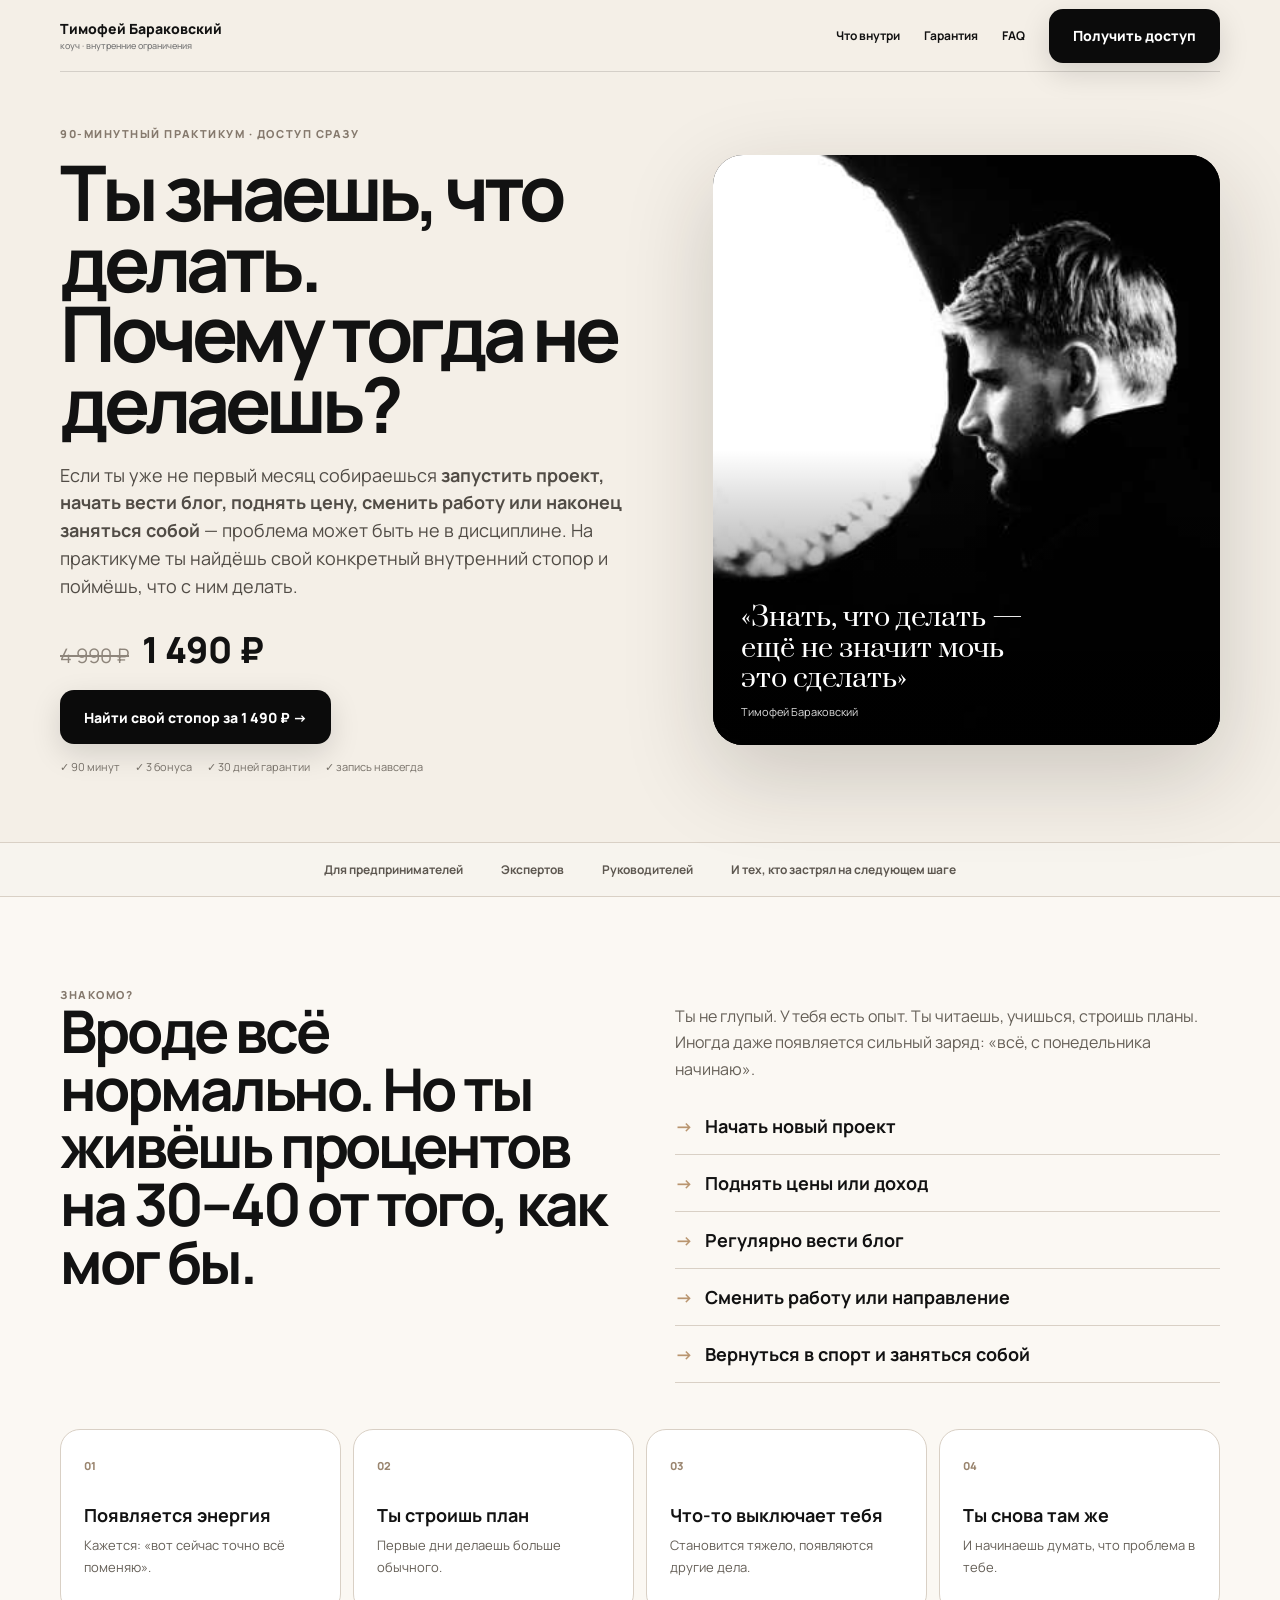
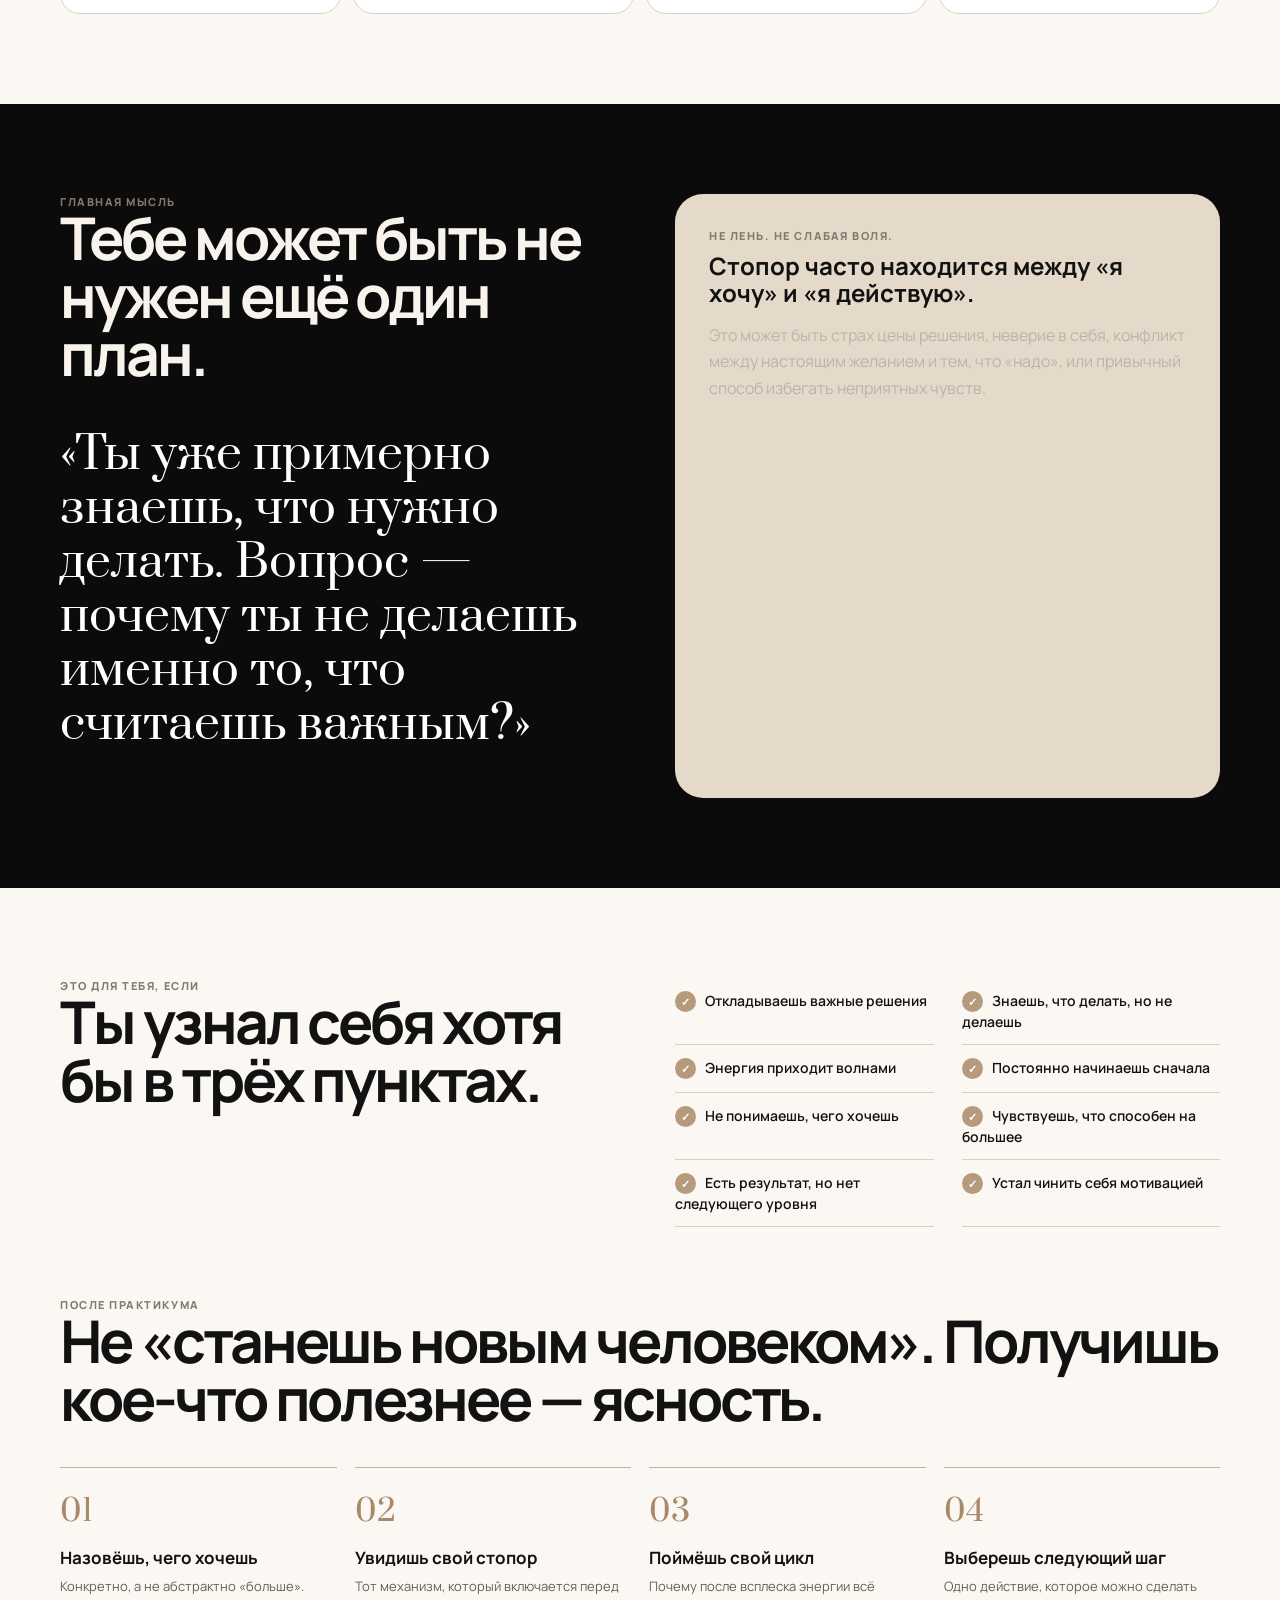
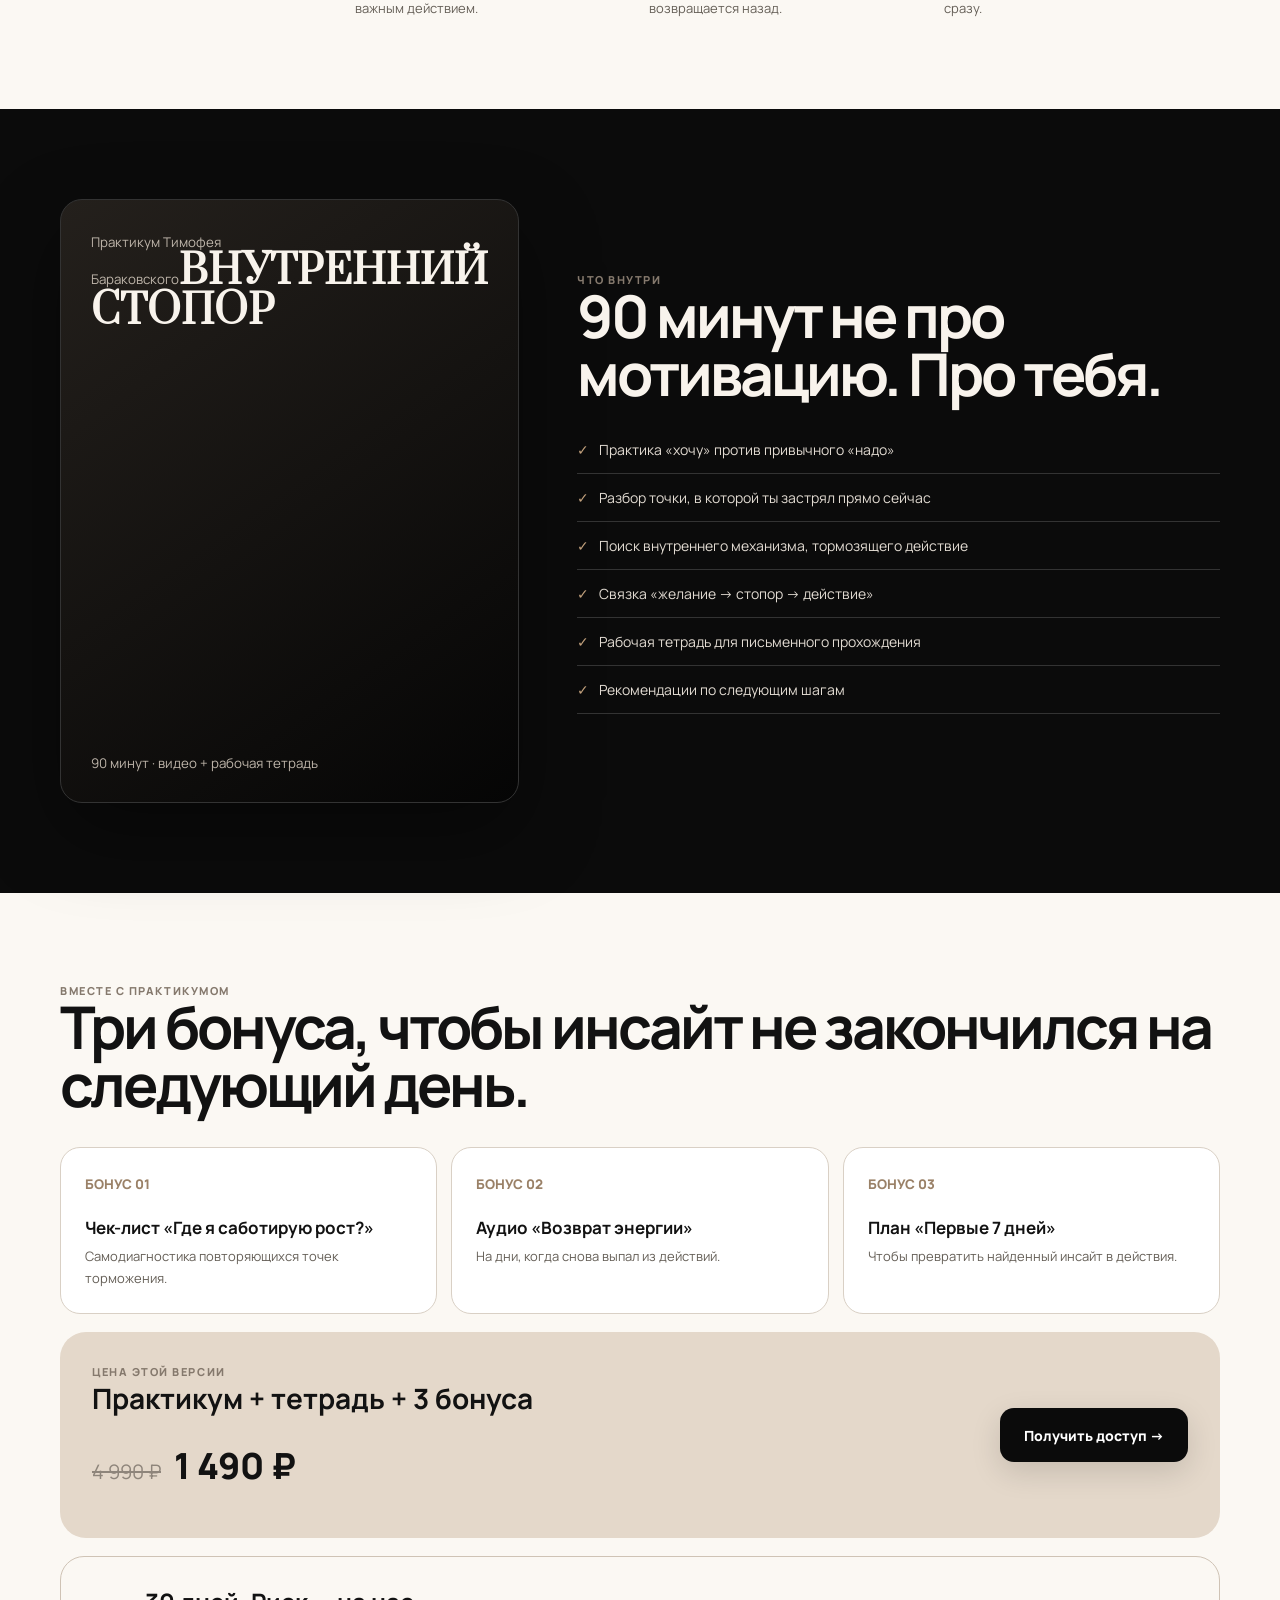
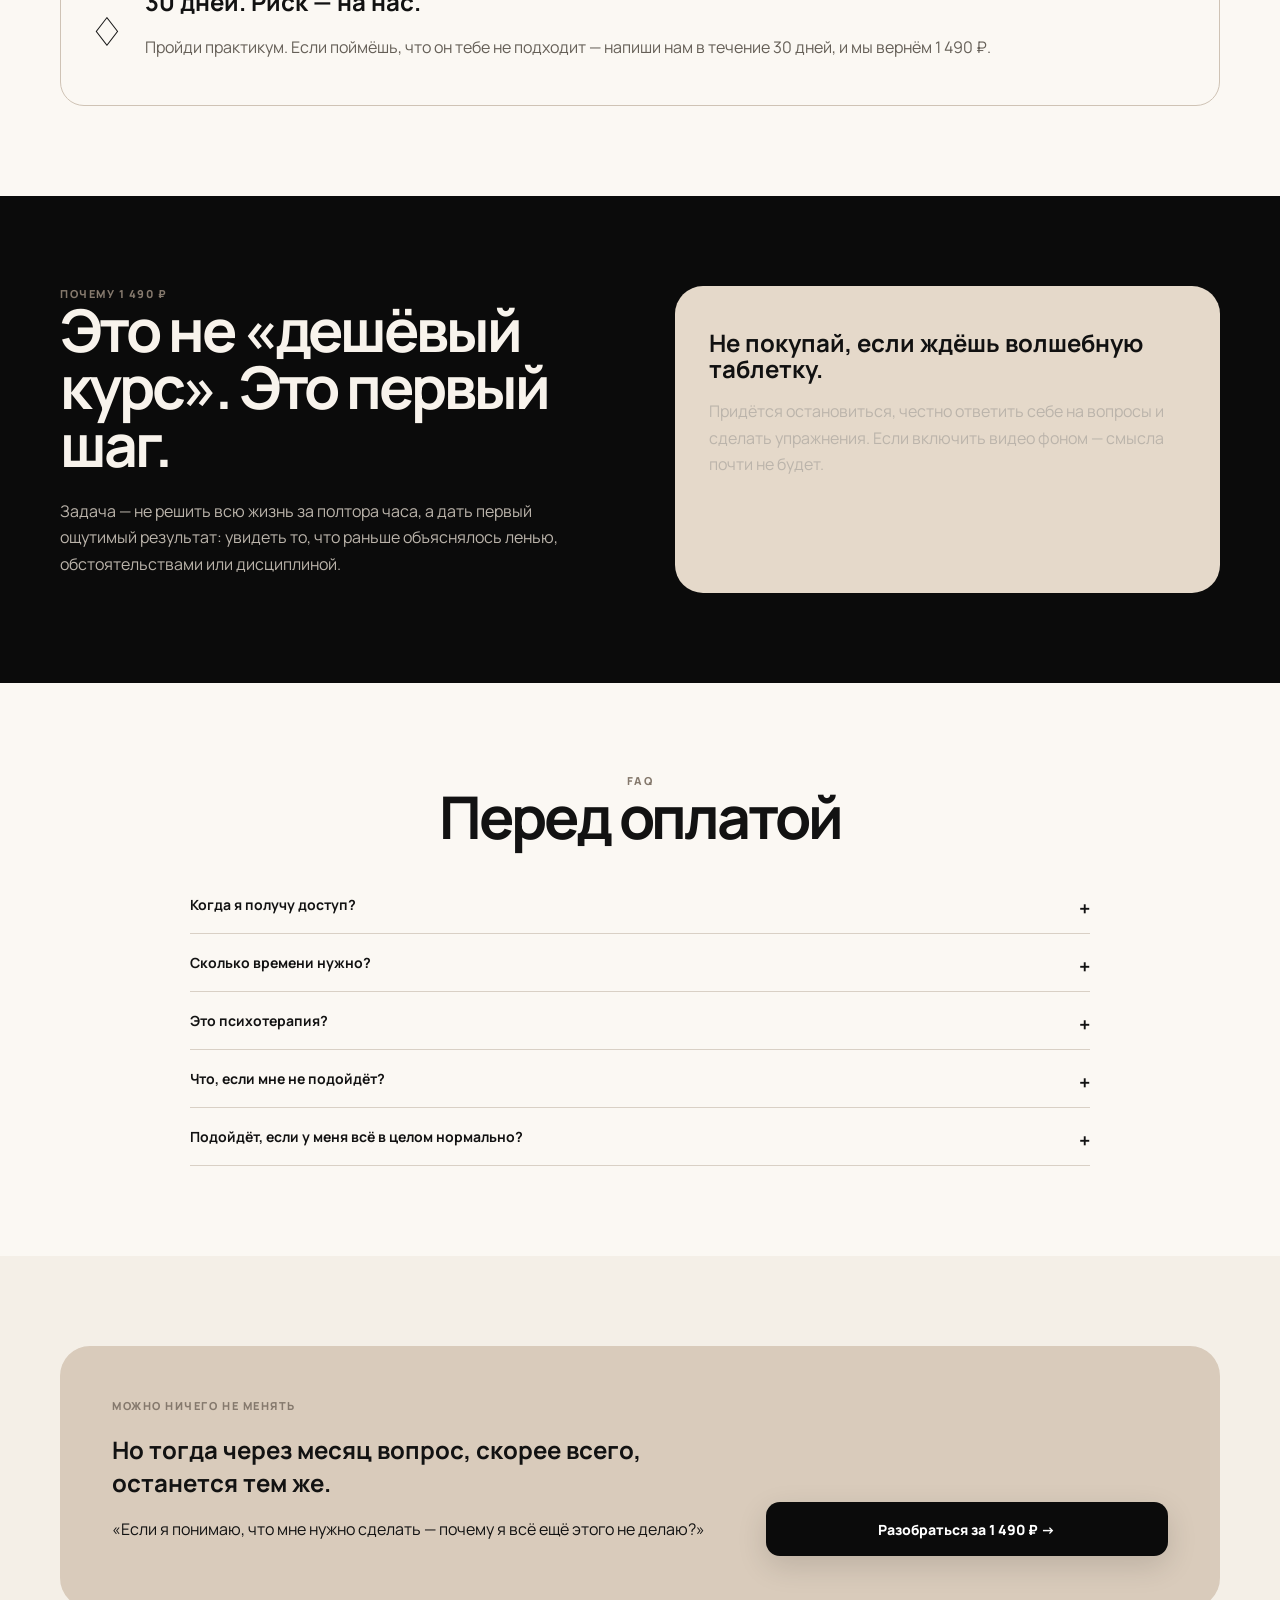
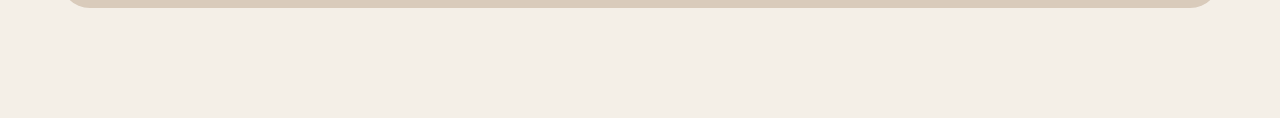
<file: index.html>
<!doctype html><html lang="ru"><head><meta charset="utf-8"><meta name="viewport" content="width=device-width,initial-scale=1,viewport-fit=cover"><title>Внутренний стопор — Тимофей Бараковский</title><meta name="description" content="90-минутный практикум: почему ты знаешь, что делать, но снова откладываешь главное."><style>@import url('https://fonts.googleapis.com/css2?family=Manrope:wght@400;500;600;700;800&family=Prata&display=swap');:root{--b:#0b0b0b;--c:#f4efe7;--p:#fbf8f3;--l:#d9d0c5;--a:#b9956f}*{box-sizing:border-box}html{scroll-behavior:smooth}body{margin:0;background:var(--c);color:#121212;font-family:Manrope,Arial,sans-serif;-webkit-font-smoothing:antialiased}.w{width:min(1160px,calc(100% - 40px));margin:auto}.e{font-size:11px;letter-spacing:.14em;text-transform:uppercase;font-weight:800;color:#85796d}.nav{height:72px;display:flex;align-items:center;justify-content:space-between;border-bottom:1px solid #0002}.brand{font-size:14px;font-weight:800;line-height:1}.brand span{display:block;font-size:9px;color:#777;font-weight:500;margin-top:5px}.links{display:flex;gap:24px;align-items:center;font-size:12px;font-weight:700}.links a{text-decoration:none;color:inherit}.btn{display:inline-flex;align-items:center;justify-content:center;min-height:54px;padding:0 24px;border-radius:14px;background:var(--b);color:#fff!important;text-decoration:none;font-weight:800;font-size:14px;box-shadow:0 10px 30px #0002}.hero{display:grid;grid-template-columns:1.08fr .92fr;gap:58px;align-items:center;padding:54px 0 68px}h1{font-size:clamp(54px,6vw,86px);line-height:.92;letter-spacing:-.065em;margin:16px 0 22px}.lead{font-size:18px;line-height:1.55;color:#514c46}.price{display:flex;align-items:baseline;gap:13px;margin:24px 0 16px}.old{text-decoration:line-through;color:#8e857b;font-size:20px}.new{font-size:36px;font-weight:800}.micro{display:flex;gap:15px;flex-wrap:wrap;margin-top:15px;color:#756f67;font-size:11px}.photo{position:relative;overflow:hidden;border-radius:30px;background:#111;min-height:590px;box-shadow:0 30px 90px #221b1430}.photo img{position:absolute;inset:0;width:100%;height:100%;object-fit:cover}.photo:after{content:'';position:absolute;inset:0;background:linear-gradient(to top,#000b,transparent 50%)}.note{position:absolute;z-index:2;left:28px;bottom:26px;color:#fff;max-width:300px}.note b{font-family:Prata,serif;font-size:27px;font-weight:400;line-height:1.12}.note span{display:block;margin-top:10px;font-size:11px;color:#ddd}.trust{padding:18px 0;border-block:1px solid var(--l);background:#fff4}.trust .w{display:flex;justify-content:center;gap:38px;flex-wrap:wrap;font-size:12px;font-weight:700;color:#5d5750}.s{padding:90px 0}.paper{background:var(--p)}.dark{background:var(--b);color:#f8f3ec}.g2{display:grid;grid-template-columns:1fr 1fr;gap:70px}.s h2{font-size:clamp(38px,4.6vw,62px);line-height:.98;letter-spacing:-.052em;margin:0 0 24px}.s p{font-size:16px;line-height:1.65;color:#655f57}.dark p{color:#bbb4ab}.pain{font-size:18px;font-weight:700;padding:16px 0;border-bottom:1px solid var(--l)}.pain:before{content:'→';color:var(--a);margin-right:12px}.cycle{display:grid;grid-template-columns:repeat(4,1fr);gap:12px;margin-top:46px}.card{background:#fff;border:1px solid var(--l);border-radius:20px;padding:23px;min-height:185px}.card i{font-style:normal;font-size:11px;color:#9a856f;font-weight:800}.card h3{font-size:18px;margin:28px 0 8px}.card p{font-size:13px;margin:0}.quote{font-family:Prata,serif;font-size:clamp(28px,3.6vw,48px)!important;line-height:1.17!important;color:#fff!important}.box{background:#e5d9ca;color:#111;border-radius:28px;padding:34px}.box b{display:block;font-size:24px;line-height:1.1;margin:10px 0}.checks{display:grid;grid-template-columns:1fr 1fr;gap:0 28px}.check{padding:13px 0;border-bottom:1px solid var(--l);font-size:14px;font-weight:600}.check:before{content:'✓';display:inline-grid;place-items:center;width:21px;height:21px;border-radius:50%;background:#b59a7c;color:#fff;margin-right:9px;font-size:11px}.results{display:grid;grid-template-columns:repeat(4,1fr);gap:18px;margin-top:40px}.result{padding-top:22px;border-top:1px solid #bdb2a5}.result i{font-family:Prata,serif;font-style:normal;font-size:31px;color:#a88a69}.result b{display:block;font-size:17px;margin:14px 0 7px}.result p{font-size:13px;margin:0}.product{display:grid;grid-template-columns:.75fr 1.25fr;gap:58px;align-items:center}.cover{aspect-ratio:.76;background:linear-gradient(145deg,#24201c,#050505);border:1px solid #333;border-radius:22px;padding:30px;box-shadow:0 30px 80px #0006;display:flex;flex-direction:column;justify-content:space-between}.cover strong{font-family:Prata,serif;font-size:39px;line-height:1.02}.cover small{color:#bdb4a9}.inside{list-style:none;padding:0}.inside li{padding:14px 0;border-bottom:1px solid #333;color:#e2dbd2;font-size:14px}.inside li:before{content:'✓';color:#c2a17d;margin-right:10px}.bonusgrid{display:grid;grid-template-columns:repeat(3,1fr);gap:14px;margin-top:34px}.bonus{background:#fff;border:1px solid var(--l);border-radius:20px;padding:24px}.bonus small{font-weight:800;color:#9a8167}.bonus h3{font-size:17px;margin:22px 0 7px}.bonus p{font-size:13px;margin:0}.offer{display:grid;grid-template-columns:1fr auto;gap:30px;align-items:center;background:#e4d8ca;border-radius:26px;padding:32px;margin-top:18px}.offer h3{font-size:28px;margin:0}.guar{display:grid;grid-template-columns:auto 1fr;gap:20px;align-items:center;border:1px solid #cfc3b5;border-radius:24px;padding:28px;margin-top:18px}.guar strong{font-size:24px}.faq{max-width:900px;margin:30px auto 0}details{padding:19px 0;border-bottom:1px solid var(--l)}summary{font-weight:700;cursor:pointer;list-style:none;font-size:14px}summary:after{content:'+';float:right;font-size:20px}details[open] summary:after{content:'−'}details p{font-size:13px}.final{padding:90px 0 110px}.finalbox{background:#d9cbbb;border-radius:30px;padding:52px;display:grid;grid-template-columns:1.2fr .8fr;gap:50px;align-items:end}.sticky{display:none}@media(max-width:800px){.w{width:min(100% - 28px,620px)}.nav{height:62px}.links a:not(.btn){display:none}.links .btn{min-height:40px;padding:0 13px;font-size:10px}.hero{display:flex;flex-direction:column;padding:34px 0 48px;gap:28px}h1{font-size:46px}.lead{font-size:15px}.hero .btn{width:100%}.photo{width:100%;min-height:auto;aspect-ratio:1;border-radius:22px}.s{padding:62px 0}.g2,.product{grid-template-columns:1fr;gap:32px}.s h2{font-size:38px}.cycle{grid-template-columns:1fr 1fr}.card{min-height:165px}.checks{grid-template-columns:1fr}.results{grid-template-columns:1fr 1fr}.cover{width:min(76%,330px);margin:auto}.bonusgrid{grid-template-columns:1fr}.offer{grid-template-columns:1fr;padding:25px 20px}.offer .btn{width:100%}.finalbox{grid-template-columns:1fr;padding:32px 22px}.sticky{display:flex;position:fixed;z-index:99;left:10px;right:10px;bottom:calc(10px + env(safe-area-inset-bottom));background:#0b0b0bf5;color:#fff;border-radius:16px;padding:10px 10px 10px 14px;align-items:center;justify-content:space-between;box-shadow:0 16px 50px #0005}.sticky small{display:block;color:#bbb}.sticky b{font-size:17px}.sticky a{background:#fff;color:#111;text-decoration:none;font-weight:800;font-size:11px;padding:12px 14px;border-radius:10px}body{padding-bottom:78px}}@media(max-width:430px){h1{font-size:41px}.s h2{font-size:35px}.cycle,.results{grid-template-columns:1fr}.card{min-height:0}}</style></head><body><div class="w nav"><div class="brand">Тимофей Бараковский<span>коуч · внутренние ограничения</span></div><div class="links"><a href="#inside">Что внутри</a><a href="#guarantee">Гарантия</a><a href="#faq">FAQ</a><a class="btn" href="#buy">Получить доступ</a></div></div><main><section class="w hero"><div><div class="e">90-минутный практикум · доступ сразу</div><h1>Ты знаешь, что делать.<br>Почему тогда не делаешь?</h1><p class="lead">Если ты уже не первый месяц собираешься <b>запустить проект, начать вести блог, поднять цену, сменить работу или наконец заняться собой</b> — проблема может быть не в дисциплине. На практикуме ты найдёшь свой конкретный внутренний стопор и поймёшь, что с ним делать.</p><div class="price"><span class="old">4 990 ₽</span><span class="new">1 490 ₽</span></div><a class="btn" href="#buy">Найти свой стопор за 1 490 ₽ →</a><div class="micro"><span>✓ 90 минут</span><span>✓ 3 бонуса</span><span>✓ 30 дней гарантии</span><span>✓ запись навсегда</span></div></div><div class="photo"><img src="timofey.jpg" alt="Тимофей Бараковский"><div class="note"><b>«Знать, что делать — ещё не значит мочь это сделать»</b><span>Тимофей Бараковский</span></div></div></section><div class="trust"><div class="w"><span>Для предпринимателей</span><span>Экспертов</span><span>Руководителей</span><span>И тех, кто застрял на следующем шаге</span></div></div><section class="s paper"><div class="w"><div class="g2"><div><div class="e">Знакомо?</div><h2>Вроде всё нормально. Но ты живёшь процентов на 30–40 от того, как мог бы.</h2></div><div><p>Ты не глупый. У тебя есть опыт. Ты читаешь, учишься, строишь планы. Иногда даже появляется сильный заряд: «всё, с понедельника начинаю».</p><div class="pain">Начать новый проект</div><div class="pain">Поднять цены или доход</div><div class="pain">Регулярно вести блог</div><div class="pain">Сменить работу или направление</div><div class="pain">Вернуться в спорт и заняться собой</div></div></div><div class="cycle"><div class="card"><i>01</i><h3>Появляется энергия</h3><p>Кажется: «вот сейчас точно всё поменяю».</p></div><div class="card"><i>02</i><h3>Ты строишь план</h3><p>Первые дни делаешь больше обычного.</p></div><div class="card"><i>03</i><h3>Что-то выключает тебя</h3><p>Становится тяжело, появляются другие дела.</p></div><div class="card"><i>04</i><h3>Ты снова там же</h3><p>И начинаешь думать, что проблема в тебе.</p></div></div></div></section><section class="s dark"><div class="w g2"><div><div class="e">Главная мысль</div><h2>Тебе может быть не нужен ещё один план.</h2><p class="quote">«Ты уже примерно знаешь, что нужно делать. Вопрос — почему ты не делаешь именно то, что считаешь важным?»</p></div><div class="box"><div class="e">Не лень. Не слабая воля.</div><b>Стопор часто находится между «я хочу» и «я действую».</b><p>Это может быть страх цены решения, неверие в себя, конфликт между настоящим желанием и тем, что «надо», или привычный способ избегать неприятных чувств.</p></div></div></section><section class="s paper"><div class="w"><div class="g2"><div><div class="e">Это для тебя, если</div><h2>Ты узнал себя хотя бы в трёх пунктах.</h2></div><div class="checks"><div class="check">Откладываешь важные решения</div><div class="check">Знаешь, что делать, но не делаешь</div><div class="check">Энергия приходит волнами</div><div class="check">Постоянно начинаешь сначала</div><div class="check">Не понимаешь, чего хочешь</div><div class="check">Чувствуешь, что способен на большее</div><div class="check">Есть результат, но нет следующего уровня</div><div class="check">Устал чинить себя мотивацией</div></div></div><div style="margin-top:70px"><div class="e">После практикума</div><h2>Не «станешь новым человеком». Получишь кое-что полезнее — ясность.</h2><div class="results"><div class="result"><i>01</i><b>Назовёшь, чего хочешь</b><p>Конкретно, а не абстрактно «больше».</p></div><div class="result"><i>02</i><b>Увидишь свой стопор</b><p>Тот механизм, который включается перед важным действием.</p></div><div class="result"><i>03</i><b>Поймёшь свой цикл</b><p>Почему после всплеска энергии всё возвращается назад.</p></div><div class="result"><i>04</i><b>Выберешь следующий шаг</b><p>Одно действие, которое можно сделать сразу.</p></div></div></div></div></section><section id="inside" class="s dark"><div class="w product"><div class="cover"><div><small>Практикум Тимофея Бараковского</small><strong>ВНУТРЕННИЙ<br>СТОПОР</strong></div><small>90 минут · видео + рабочая тетрадь</small></div><div><div class="e">Что внутри</div><h2>90 минут не про мотивацию. Про тебя.</h2><ul class="inside"><li>Практика «хочу» против привычного «надо»</li><li>Разбор точки, в которой ты застрял прямо сейчас</li><li>Поиск внутреннего механизма, тормозящего действие</li><li>Связка «желание → стопор → действие»</li><li>Рабочая тетрадь для письменного прохождения</li><li>Рекомендации по следующим шагам</li></ul></div></div></section><section class="s paper"><div class="w"><div class="e">Вместе с практикумом</div><h2>Три бонуса, чтобы инсайт не закончился на следующий день.</h2><div class="bonusgrid"><div class="bonus"><small>БОНУС 01</small><h3>Чек-лист «Где я саботирую рост?»</h3><p>Самодиагностика повторяющихся точек торможения.</p></div><div class="bonus"><small>БОНУС 02</small><h3>Аудио «Возврат энергии»</h3><p>На дни, когда снова выпал из действий.</p></div><div class="bonus"><small>БОНУС 03</small><h3>План «Первые 7 дней»</h3><p>Чтобы превратить найденный инсайт в действия.</p></div></div><div id="buy" class="offer"><div><div class="e">Цена этой версии</div><h3>Практикум + тетрадь + 3 бонуса</h3><div class="price"><span class="old">4 990 ₽</span><span class="new">1 490 ₽</span></div></div><a class="btn" href="#checkout">Получить доступ →</a></div><div id="guarantee" class="guar"><div style="font-size:40px">♢</div><div><strong>30 дней. Риск — на нас.</strong><p>Пройди практикум. Если поймёшь, что он тебе не подходит — напиши нам в течение 30 дней, и мы вернём 1 490 ₽.</p></div></div></div></section><section class="s dark"><div class="w g2"><div><div class="e">Почему 1 490 ₽</div><h2>Это не «дешёвый курс». Это первый шаг.</h2><p>Задача — не решить всю жизнь за полтора часа, а дать первый ощутимый результат: увидеть то, что раньше объяснялось ленью, обстоятельствами или дисциплиной.</p></div><div class="box"><b>Не покупай, если ждёшь волшебную таблетку.</b><p>Придётся остановиться, честно ответить себе на вопросы и сделать упражнения. Если включить видео фоном — смысла почти не будет.</p></div></div></section><section id="faq" class="s paper"><div class="w"><div style="text-align:center"><div class="e">FAQ</div><h2>Перед оплатой</h2></div><div class="faq"><details><summary>Когда я получу доступ?</summary><p>Сразу после оплаты. Можно проходить с телефона или компьютера.</p></details><details><summary>Сколько времени нужно?</summary><p>Около 90 минут. Лучше выделить время без отвлечений и взять ручку с тетрадью.</p></details><details><summary>Это психотерапия?</summary><p>Нет. Это образовательный практикум для саморефлексии и не замена медицинской или психотерапевтической помощи.</p></details><details><summary>Что, если мне не подойдёт?</summary><p>Действует 30-дневная гарантия возврата стоимости практикума.</p></details><details><summary>Подойдёт, если у меня всё в целом нормально?</summary><p>Да. В том числе для ситуации «всё нормально, но я чувствую, что давно могу больше».</p></details></div></div></section><section class="final"><div class="w finalbox"><div><div class="e">Можно ничего не менять</div><h2>Но тогда через месяц вопрос, скорее всего, останется тем же.</h2><p>«Если я понимаю, что мне нужно сделать — почему я всё ещё этого не делаю?»</p></div><div><a id="checkout" class="btn" style="width:100%" href="#buy">Разобраться за 1 490 ₽ →</a></div></div></section></main><div class="sticky"><div><small>Практикум + 3 бонуса</small><b>1 490 ₽</b></div><a href="#buy">Получить доступ →</a></div></body></html>
</file>
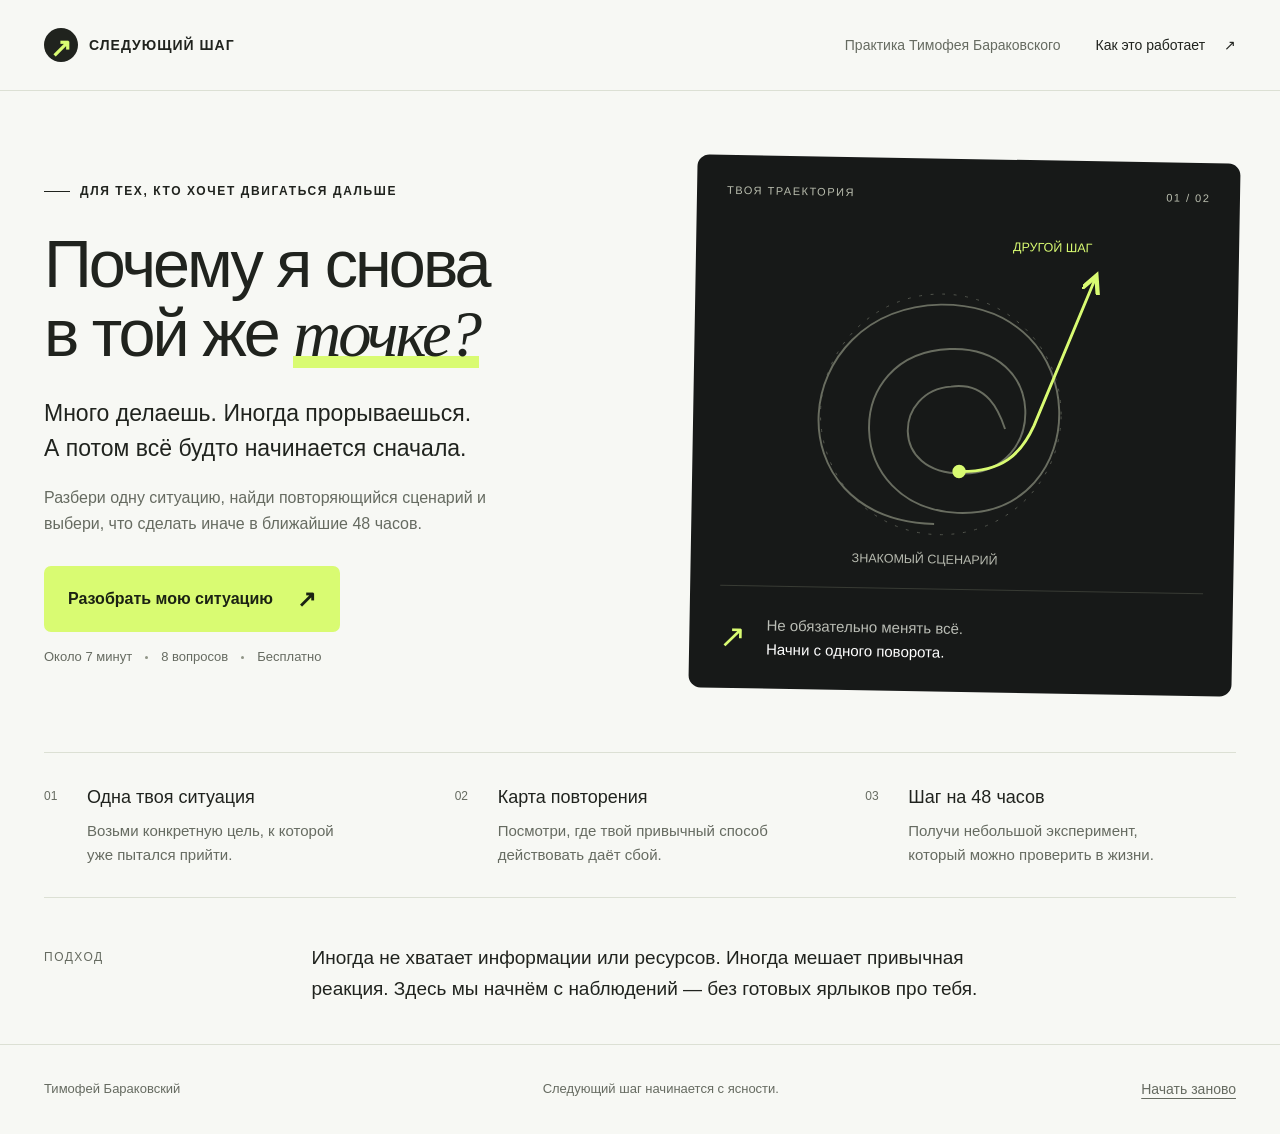
<file: timofey-next-step/index.html>
<!doctype html><html lang="ru"><head><meta charset="utf-8"><meta name="viewport" content="width=device-width,initial-scale=1"><title>Следующий шаг — Тимофей Бараковский</title><meta name="description" content="Почему я снова в той же точке? Разберите одну ситуацию, найдите повторение и составьте эксперимент на 48 часов."><meta name="theme-color" content="#171918"><link rel="icon" href="data:image/svg+xml,%3Csvg xmlns='http://www.w3.org/2000/svg' viewBox='0 0 32 32'%3E%3Crect width='32' height='32' rx='8' fill='%23171918'/%3E%3Cpath d='M8 24V8h7v8h9v8' fill='none' stroke='%23d9fb72' stroke-width='4'/%3E%3C/svg%3E"><link rel="stylesheet" href="style.css"></head><body>
<header><a href="#" class="brand" aria-label="Следующий шаг — на главную"><span class="mark">↗</span> СЛЕДУЮЩИЙ ШАГ</a><span class="author">Практика Тимофея Бараковского</span><a href="#how" class="about-link">Как это работает <span>↗</span></a></header>
<main id="home"><section class="hero"><div class="hero-copy"><div class="eyebrow"><span class="short-line"></span> ДЛЯ ТЕХ, КТО ХОЧЕТ ДВИГАТЬСЯ ДАЛЬШЕ</div><h1>Почему я снова<br>в той же <em>точке?</em></h1><p class="intro">Много делаешь. Иногда прорываешься.<br>А потом всё будто начинается сначала.</p><p class="description">Разбери одну ситуацию, найди повторяющийся сценарий и выбери, что сделать иначе в ближайшие 48 часов.</p><button class="primary" id="start">Разобрать мою ситуацию <span>↗</span></button><div class="meta">Около 7 минут <i></i> 8 вопросов <i></i> Бесплатно</div></div><div class="journey" aria-label="От повторяющегося круга к следующему шагу"><div class="journey-top"><span>ТВОЯ ТРАЕКТОРИЯ</span><span>01 / 02</span></div><svg viewBox="0 0 480 400" role="img" aria-label="Замкнутый путь с выходом в новое направление"><defs><marker id="arrow" markerWidth="8" markerHeight="8" refX="5" refY="3" orient="auto"><path d="M0 0 L6 3 L0 6" fill="none" stroke="#d9fb72" stroke-width="1.5"/></marker></defs><circle cx="215" cy="219" r="125" stroke="#53564e" stroke-width="1" fill="none" stroke-dasharray="3 9"/><path d="M210 333 C40 331 54 112 213 105 C376 101 376 324 234 321 C114 317 109 157 223 151 C326 145 327 278 239 280 C161 282 167 195 225 190 C263 184 276 216 282 233" fill="none" stroke="#696d60" stroke-width="2"/><path d="M235 278 C280 278 299 259 312 229 L373 75" fill="none" stroke="#d9fb72" stroke-width="3" marker-end="url(#arrow)"/><circle cx="235" cy="278" r="7" fill="#d9fb72"/><text x="125" y="374" fill="#b7baaf" font-size="13" font-family="Arial">ЗНАКОМЫЙ СЦЕНАРИЙ</text><text x="287" y="48" fill="#d9fb72" font-size="13" font-family="Arial">ДРУГОЙ ШАГ</text></svg><div class="journey-bottom"><span class="mini-number">↗</span><p>Не обязательно менять всё.<br><strong>Начни с одного поворота.</strong></p></div></div></section>
<section class="benefits" id="how"><div><span class="n">01</span><h2>Одна твоя ситуация</h2><p>Возьми конкретную цель, к которой уже пытался прийти.</p></div><div><span class="n">02</span><h2>Карта повторения</h2><p>Посмотри, где твой привычный способ действовать даёт сбой.</p></div><div><span class="n">03</span><h2>Шаг на 48 часов</h2><p>Получи небольшой эксперимент, который можно проверить в жизни.</p></div></section><section class="note"><span>ПОДХОД</span><p>Иногда не хватает информации или ресурсов. Иногда мешает привычная реакция. Здесь мы начнём с наблюдений — <strong>без готовых ярлыков про тебя.</strong></p></section></main>
<main id="quiz" hidden><div class="quiz-shell"><aside><p class="eyebrow">ТВОЙ РАЗБОР</p><h2>Один пример.<br>Честные ответы.<br><em>Новый шаг.</em></h2><p>Отвечай про последнюю реальную ситуацию, а не про себя «вообще».</p><div class="aside-note">Ответы остаются в этой вкладке. Перезагрузка страницы начнёт разбор заново.</div></aside><section class="question-panel"><div class="q-meta"><span id="step-count"></span><button class="text-button" id="exit">На главную</button></div><div class="progress" role="progressbar" aria-label="Прогресс разбора" aria-valuemin="0" aria-valuemax="8"><div id="progress-fill"></div></div><div id="question-content"></div><div class="q-nav"><button class="secondary" id="back">Назад</button><button class="primary" id="next">Дальше <span>→</span></button></div><p class="small">Здесь нет правильных ответов. Выбирай то, что ближе к твоему опыту.</p></section></div></main>
<main id="result" hidden><div class="result-head"><p class="eyebrow">ТВОЯ КАРТА ПОВТОРЕНИЯ</p><h1 id="result-title"></h1><p id="result-intro"></p></div><div class="result-grid"><section class="result-card"><span class="eyebrow">01 / ЧТО ПОВТОРЯЕТСЯ</span><h2 id="pattern-title"></h2><p id="goal-view" class="goal-quote"></p><div class="chain" id="chain"></div><p id="pattern-body"></p><div class="evidence"><h3>На какие ответы мы опираемся</h3><ul id="evidence"></ul></div><p id="mixed" class="small"></p></section><section class="result-card dark"><span class="eyebrow">02 / ЭКСПЕРИМЕНТ НА 48 ЧАСОВ</span><h2 id="experiment-title"></h2><ol id="experiment"></ol><div class="criterion"><span>ЧТО СЧИТАТЬ РЕЗУЛЬТАТОМ</span><p id="criterion"></p></div></section></div><section class="plan"><div><span class="eyebrow">03 / ПЕРЕВЕДИ В ДЕЙСТВИЕ</span><h2>Что именно ты сделаешь?</h2><p>Запиши маленький шаг, время и наблюдаемый результат.</p></div><div><label for="action">Мой первый шаг</label><textarea id="action" rows="2" maxlength="500" placeholder="Например: передам одну задачу и согласую критерий готовности"></textarea><div class="plan-row"><div><label for="when">Когда начну</label><input type="datetime-local" id="when"></div><div><label for="success">Пойму, что сделал, когда…</label><input id="success" maxlength="200" placeholder="У задачи будет ответственный"></div></div></div></section><div class="result-actions"><button class="primary" id="download">Сохранить мою карту <span>↓</span></button><button class="secondary" id="print">Печать / PDF</button><button class="text-button" id="edit">Изменить ответы</button></div><p class="small" id="save-status" role="status">Карта сохранится файлом на твоё устройство.</p><section class="next-step"><div><p class="eyebrow">ЕСЛИ ХОЧЕШЬ РАЗОБРАТЬСЯ ГЛУБЖЕ</p><h2>Увидеть повторение —<br>уже начало.</h2><p>Если этот сценарий возвращается в разных задачах, его можно исследовать вместе с Тимофеем. Возьми свою карту как отправную точку для разговора.</p></div><div class="next-box"><span>ТИМОФЕЙ БАРАКОВСКИЙ</span><h3>От «всё понимаю»<br>к конкретному действию.</h3><a class="primary" id="offer-link" href="https://stillstealth1-arch.github.io/svoya-review-579f/timofey_v1/" target="_blank" rel="noopener">Посмотреть практикум <span>↗</span></a></div></section><p class="disclaimer">Это практика самоанализа по твоим ответам, а не психологическая диагностика или оценка бизнеса. Она предлагает гипотезу для проверки. Внешние ограничения, нехватка навыков и состояние здоровья также могут влиять на ситуацию.</p></main>
<footer><span>Тимофей Бараковский</span><span>Следующий шаг начинается с ясности.</span><button class="text-button" id="reset">Начать заново</button></footer><noscript><p>Чтобы пройти интерактивный разбор, включи JavaScript в браузере.</p></noscript><script src="app.js"></script></body></html>
</file>
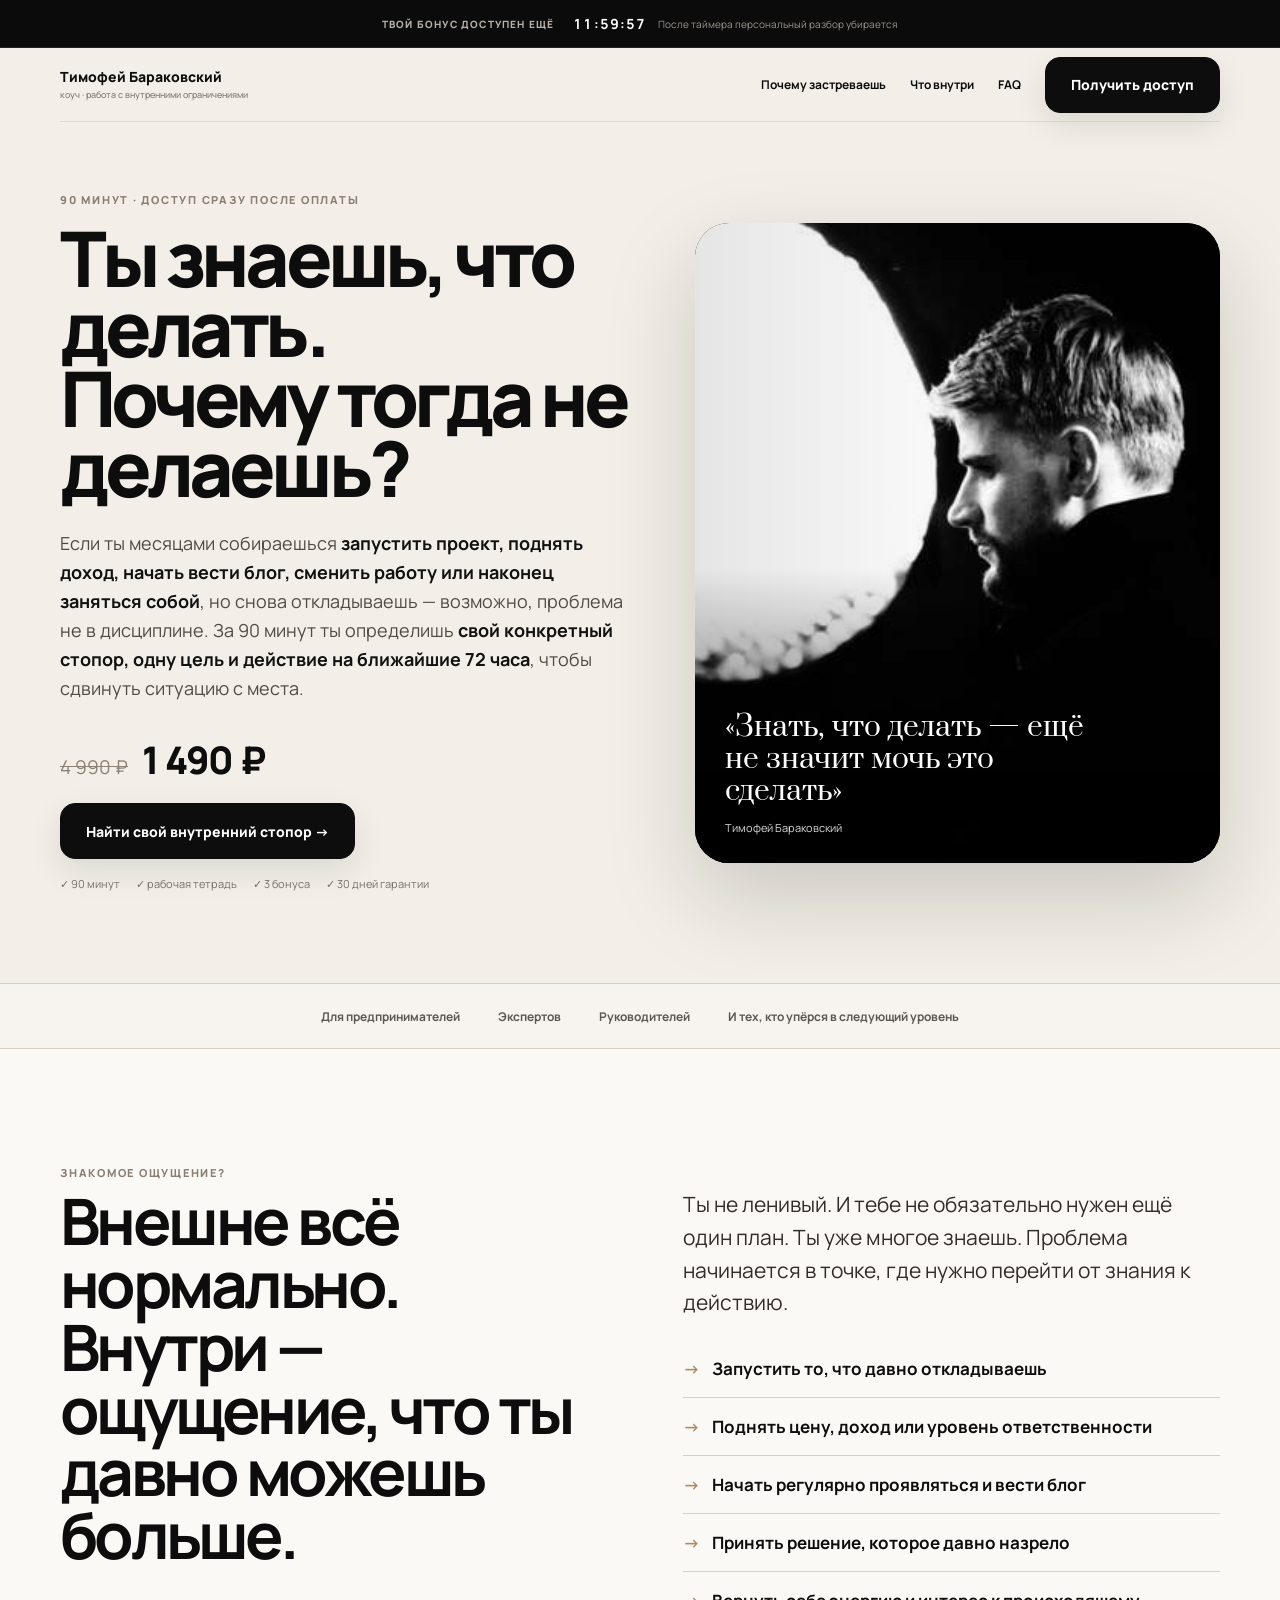
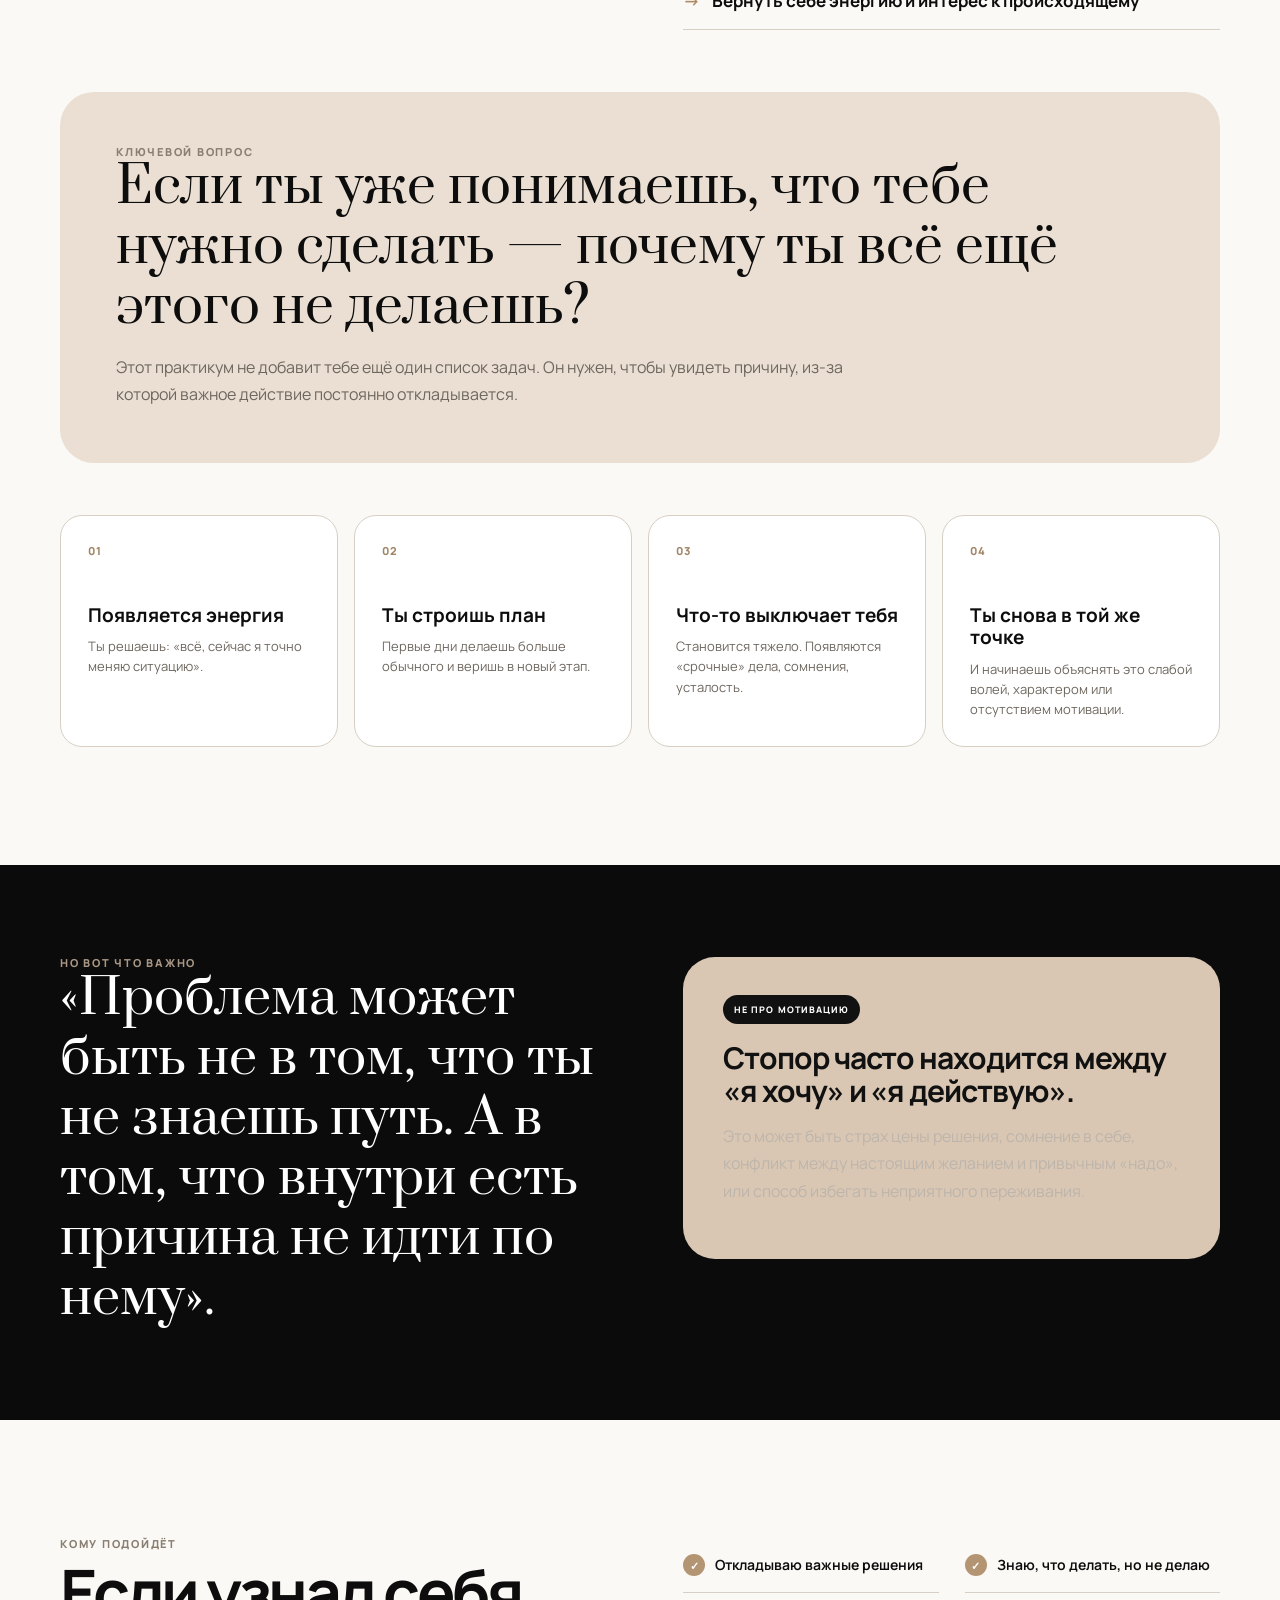
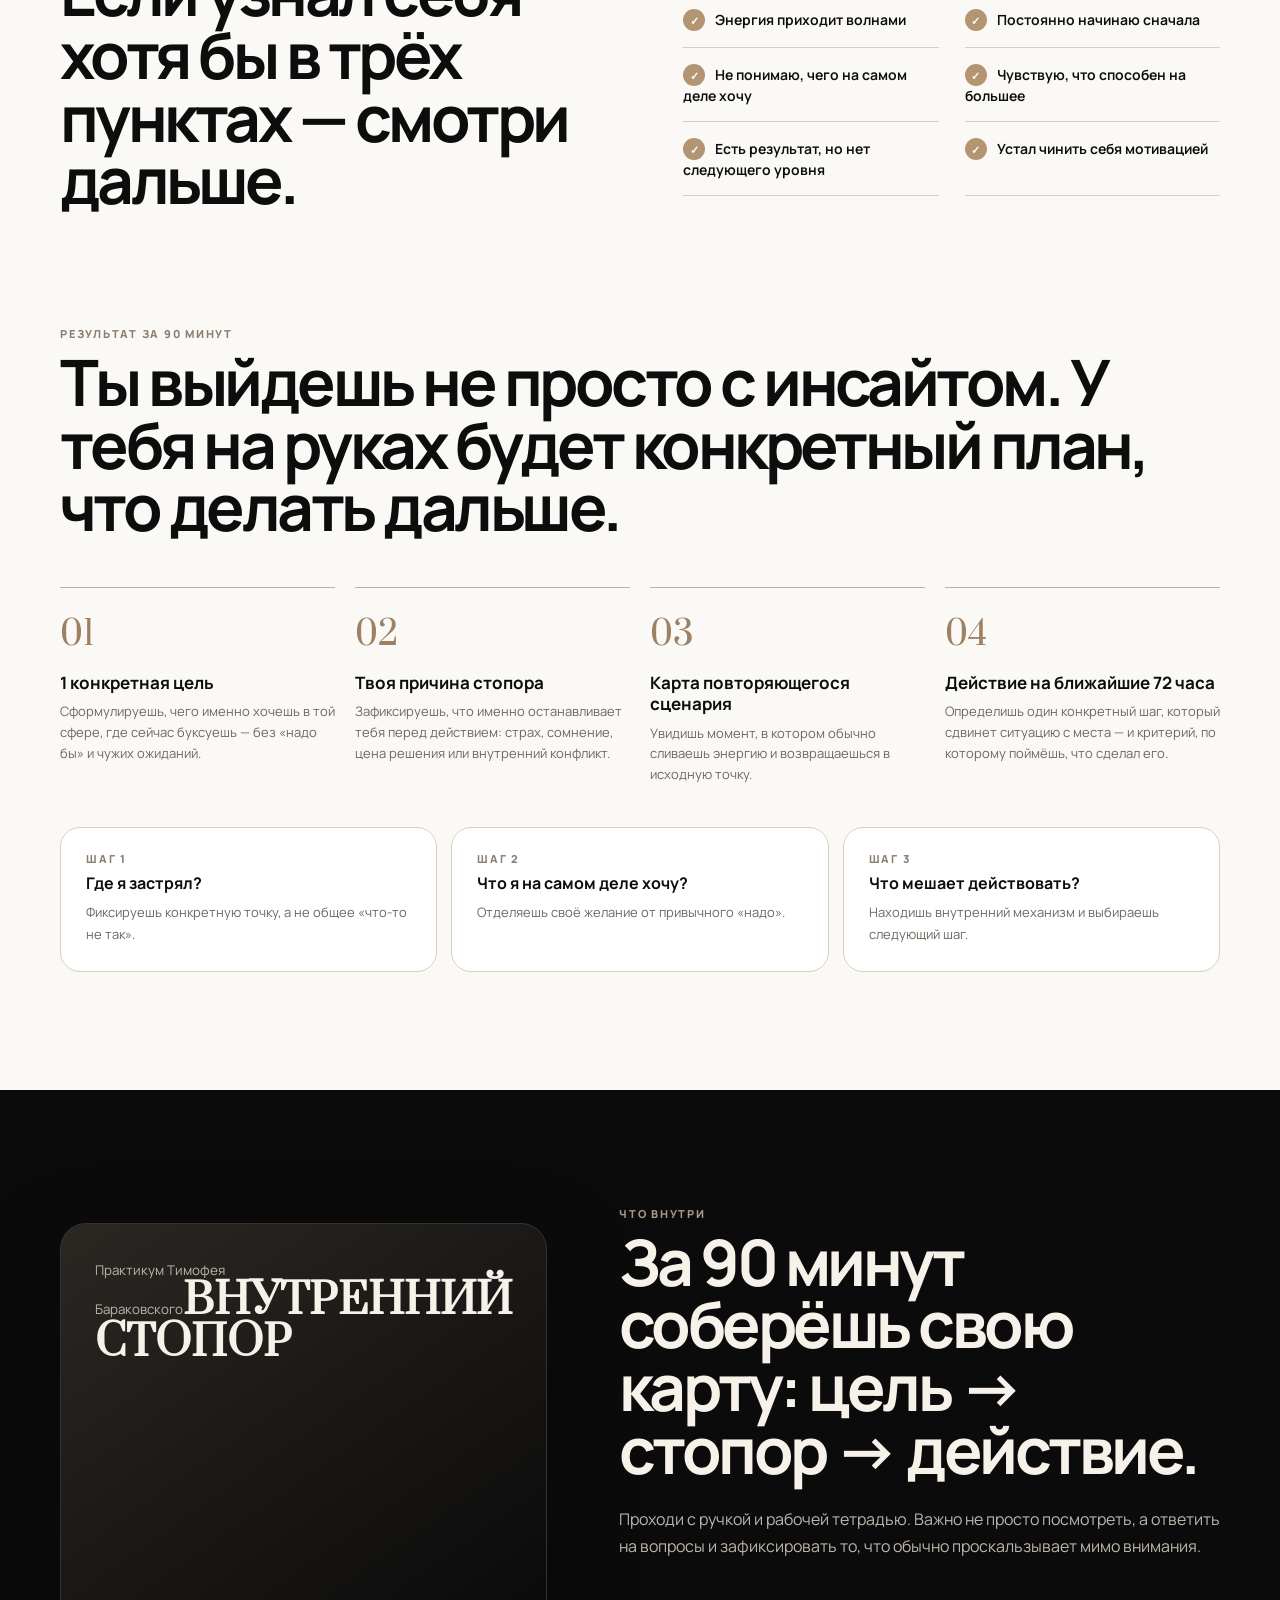
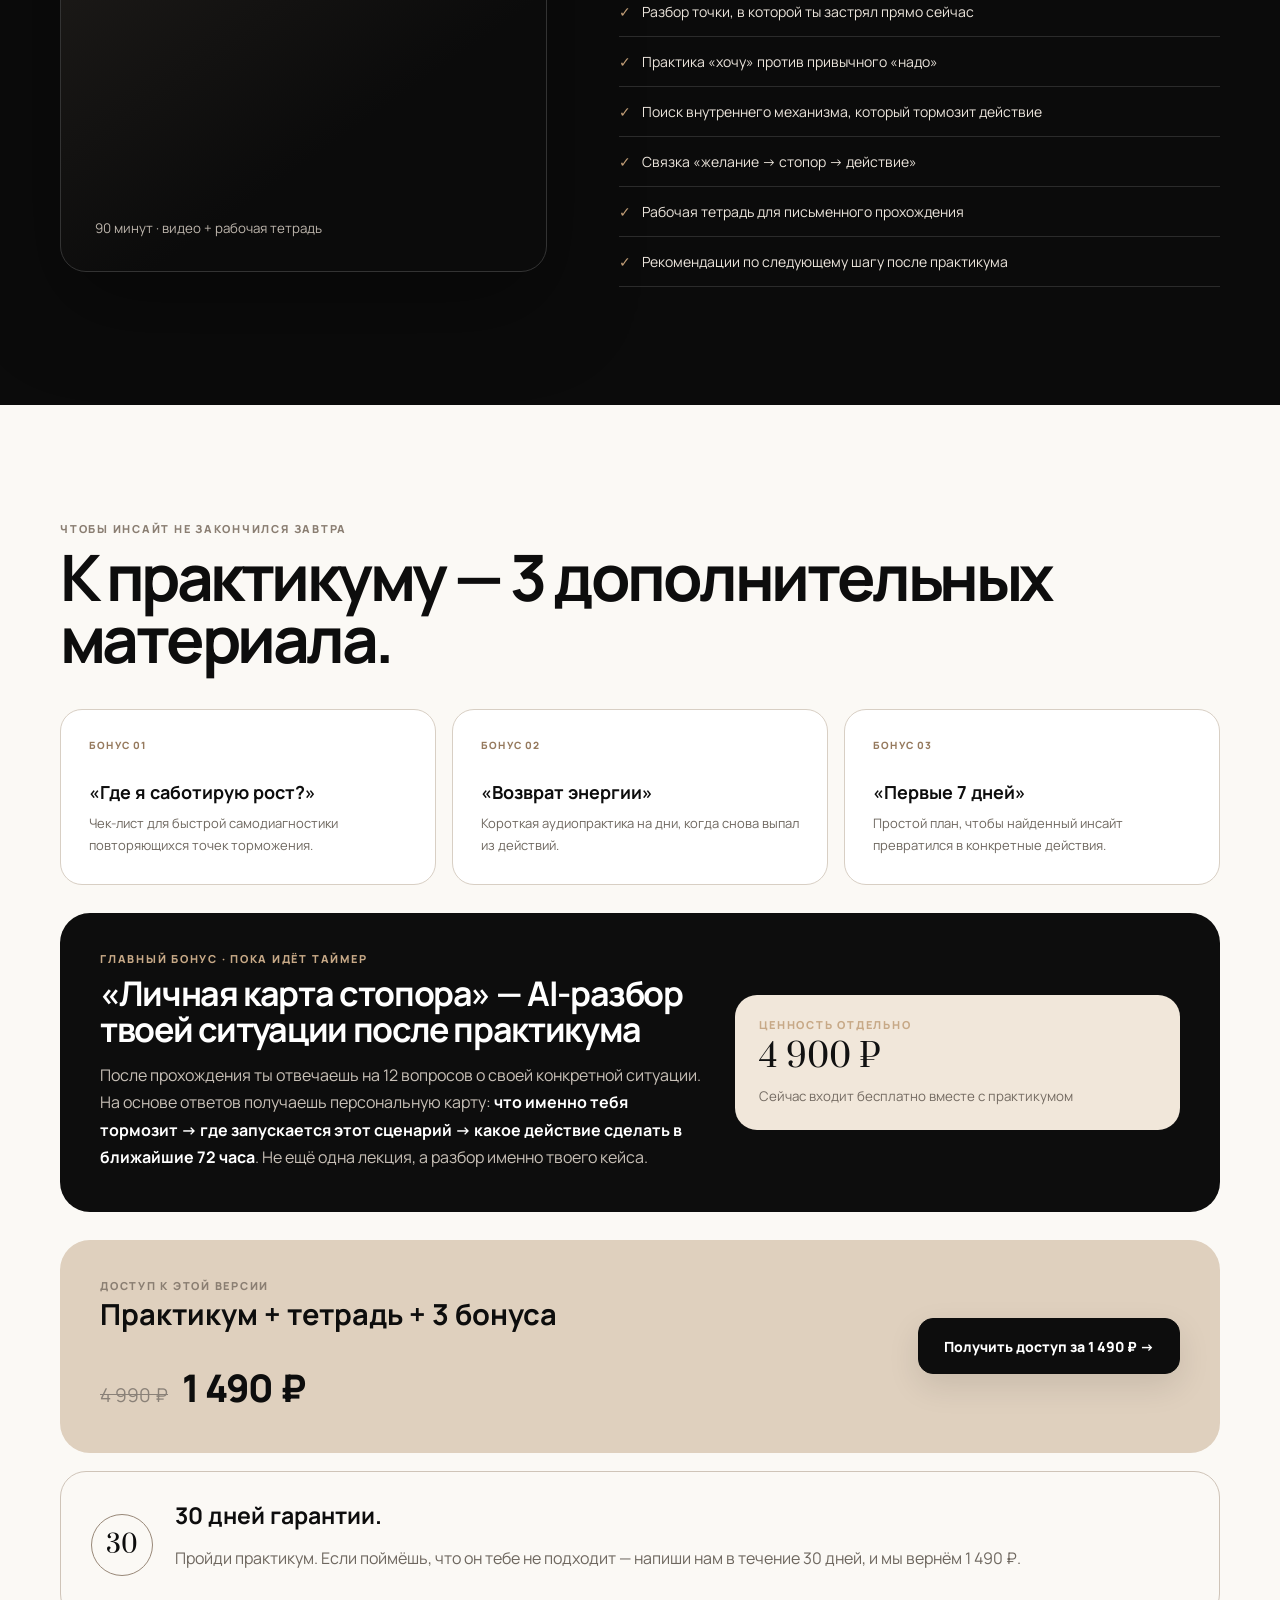
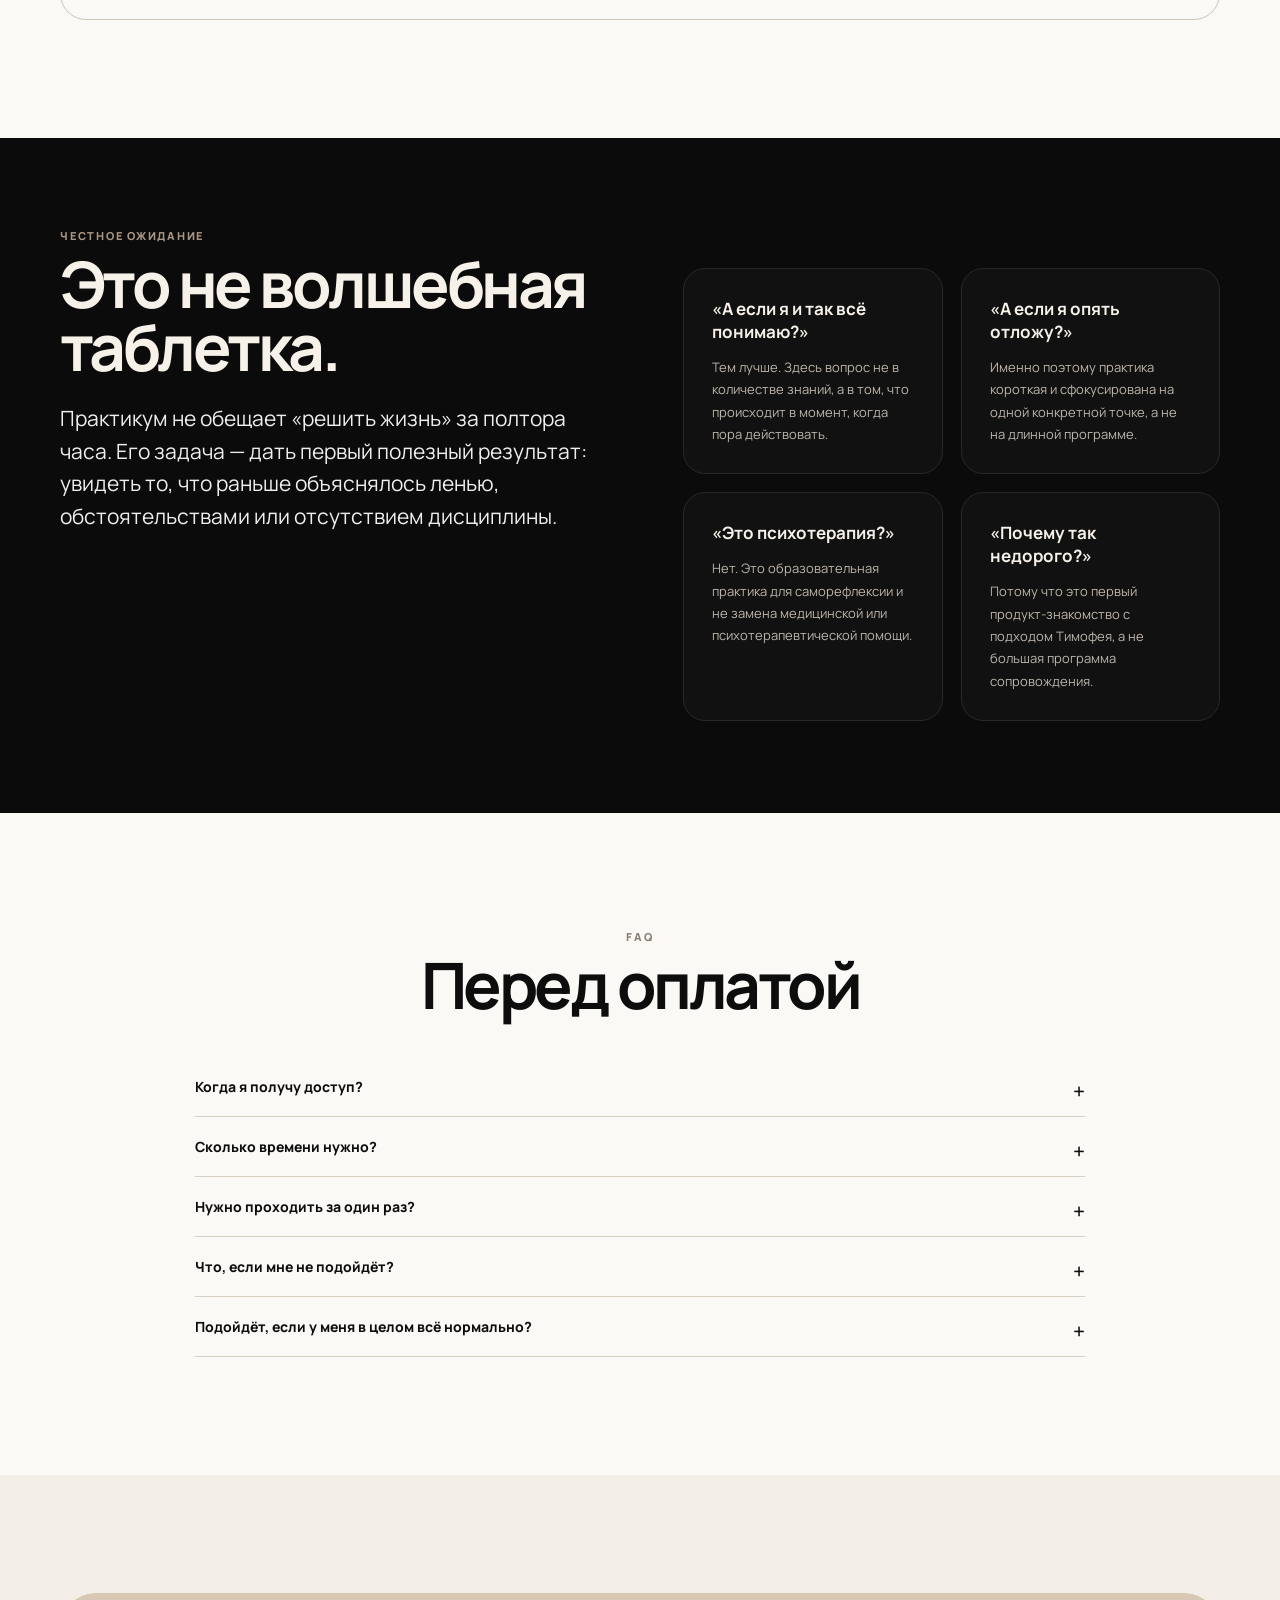
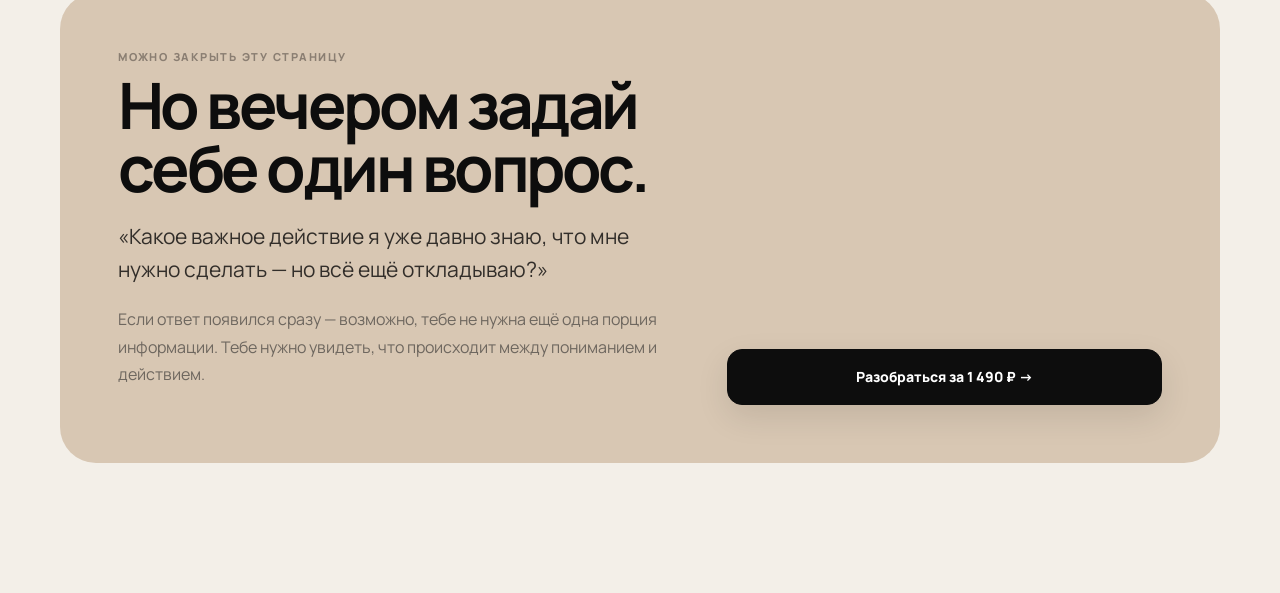
<file: timofey_v1/index.html>
<!doctype html>
<html lang="ru">
<head>
<meta charset="utf-8">
<meta name="viewport" content="width=device-width,initial-scale=1,viewport-fit=cover">
<meta name="theme-color" content="#f3efe8">
<title>Внутренний стопор — Тимофей Бараковский</title>
<meta name="description" content="90-минутный практикум Тимофея Бараковского: почему ты понимаешь, что делать, но снова откладываешь главное.">
<link rel="preconnect" href="https://fonts.googleapis.com">
<link rel="preconnect" href="https://fonts.gstatic.com" crossorigin>
<link href="https://fonts.googleapis.com/css2?family=Manrope:wght@400;500;600;700;800&family=Prata&display=swap" rel="stylesheet">
<style>
:root{
  --ink:#0d0d0d;--muted:#6e675f;--paper:#f3efe8;--paper2:#fbf9f5;
  --line:#d8cfc4;--sand:#dfd0be;--sand2:#eadfd2;--white:#fff;--accent:#af8a64;
  --radius:28px;--shadow:0 22px 70px rgba(34,25,17,.10);
}
*{box-sizing:border-box}
html{scroll-behavior:smooth}
body{
  margin:0;background:var(--paper);color:var(--ink);
  font-family:Manrope,Arial,sans-serif;-webkit-font-smoothing:antialiased;
  overflow-x:hidden;max-width:100vw
}
img{max-width:100%;display:block}
.countdown{position:relative;z-index:20;background:#0b0b0b;color:#fff;padding:14px 16px;text-align:center;border-bottom:1px solid #242424}.count-inner{display:flex;align-items:center;justify-content:center;gap:12px;flex-wrap:wrap}.countdown span{font-size:10px;font-weight:800;letter-spacing:.12em}.countdown em{font-style:normal;font-size:10px;color:#9d958d}
.countdown b{font-variant-numeric:tabular-nums;font-size:14px;margin-left:7px;letter-spacing:.08em}
.countdown span{color:#b9afa5}
.superbonus{margin-top:28px;background:#0d0d0d;color:#fff;border-radius:30px;padding:40px;display:grid;grid-template-columns:1.15fr .85fr;gap:34px;align-items:center;overflow:hidden}
.superbonus .kicker{color:#c7a987}.superbonus h3{font-size:34px;line-height:1.05;letter-spacing:-.04em;margin:12px 0 14px}
.superbonus p{color:#c8c0b7;margin:0}.superbonus .value{background:#f1e7da;color:#111;border-radius:22px;padding:24px}
.superbonus .value strong{font-family:Prata,serif;font-size:32px;font-weight:400;display:block;margin:5px 0}
.superbonus .value small{color:#746b62}

a{color:inherit}
.wrap{width:min(1160px,calc(100% - 48px));margin:0 auto}
.kicker{
  font-size:11px;line-height:1;letter-spacing:.16em;text-transform:uppercase;
  font-weight:800;color:#8a7e72
}
.serif{font-family:Prata,serif}
.nav{
  height:74px;display:flex;align-items:center;justify-content:space-between;
  border-bottom:1px solid rgba(13,13,13,.09)
}
.brand{font-weight:800;font-size:14px;line-height:1.1}
.brand small{display:block;font-weight:500;color:#817a72;font-size:9px;margin-top:6px}
.navlinks{display:flex;align-items:center;gap:24px;font-size:12px;font-weight:700}
.navlinks a{text-decoration:none}
.btn{
  display:inline-flex;align-items:center;justify-content:center;gap:8px;
  min-height:56px;padding:0 25px;border-radius:15px;background:var(--ink);color:#fff;
  text-decoration:none;font-weight:800;font-size:14px;border:1px solid var(--ink);
  transition:.2s ease;box-shadow:0 12px 32px rgba(0,0,0,.10)
}
.btn:hover{transform:translateY(-1px)}
.btn.light{background:#fff;color:var(--ink);border-color:#fff}
.btn.ghost{background:transparent;color:var(--ink);box-shadow:none}
.hero{
  display:grid;grid-template-columns:1.04fr .96fr;gap:66px;align-items:center;
  padding:72px 0 92px
}
.hero h1{
  margin:18px 0 26px;font-size:clamp(58px,6vw,88px);line-height:.91;
  letter-spacing:-.064em;font-weight:800
}
.hero .sub{
  max-width:680px;font-size:18px;line-height:1.62;color:#514b45;margin:0
}
.hero .sub strong{color:#111}
.offerline{display:flex;align-items:baseline;gap:14px;margin:30px 0 18px}
.old{font-size:19px;color:#8a8178;text-decoration:line-through}
.new{font-size:38px;font-weight:800;letter-spacing:-.03em}
.trustline{display:flex;gap:16px;flex-wrap:wrap;margin-top:17px;color:#777067;font-size:11px}
.hero-photo{
  position:relative;min-height:640px;border-radius:34px;overflow:hidden;background:#111;
  box-shadow:0 35px 90px rgba(24,18,13,.18)
}
.hero-photo img{position:absolute;inset:0;width:100%;height:100%;object-fit:cover}
.hero-photo:after{
  content:"";position:absolute;inset:0;background:
  linear-gradient(to top,rgba(0,0,0,.72),rgba(0,0,0,0) 46%),
  linear-gradient(to right,rgba(0,0,0,.10),transparent 60%)
}
.photo-copy{
  position:absolute;z-index:2;left:30px;right:30px;bottom:28px;color:#fff
}
.photo-copy div:first-child{font-family:Prata,serif;font-size:28px;line-height:1.14;max-width:390px}
.photo-copy small{display:block;color:#d9d9d9;margin-top:12px;font-size:11px}
.socialbar{border-block:1px solid var(--line);background:rgba(255,255,255,.28)}
.socialbar .wrap{min-height:64px;display:flex;align-items:center;justify-content:center;gap:38px;flex-wrap:wrap}
.socialbar span{font-size:12px;color:#5d5751;font-weight:700}
section{padding:118px 0}
section.tight{padding:92px 0}
.white{background:var(--paper2)}
.dark{background:#0b0b0b;color:#f6f1e9}
.dark .kicker{color:#a99684}
.dark p{color:#bdb5ac}
.grid2{display:grid;grid-template-columns:1fr 1fr;gap:86px;align-items:start}
h2{
  margin:12px 0 24px;font-size:clamp(40px,5vw,66px);line-height:.98;
  letter-spacing:-.055em
}
p{font-size:16px;line-height:1.72;color:var(--muted)}
.biglead{font-size:21px!important;line-height:1.55!important;color:#322e2a!important}
.signal{
  padding:17px 0;border-bottom:1px solid var(--line);font-size:17px;font-weight:700;
  display:flex;gap:12px
}
.signal:before{content:"→";color:var(--accent)}
.air-card{
  background:#fff;border:1px solid var(--line);border-radius:var(--radius);
  padding:40px;box-shadow:var(--shadow)
}
.statement{
  margin-top:62px;background:var(--sand2);border-radius:34px;padding:54px 56px
}
.statement .serif{font-size:clamp(31px,4vw,52px);line-height:1.18}
.statement p{max-width:760px;margin-bottom:0}
.loop{
  margin-top:52px;display:grid;grid-template-columns:repeat(4,1fr);gap:16px
}
.loop-card{
  min-height:210px;background:#fff;border:1px solid var(--line);border-radius:22px;padding:27px
}
.loop-card .n{font-size:11px;font-weight:800;color:#a28567;letter-spacing:.1em}
.loop-card h3{font-size:19px;line-height:1.18;margin:46px 0 10px}
.loop-card p{font-size:13px;line-height:1.55;margin:0}
.focus{
  background:#d9c7b3;color:#111;border-radius:32px;padding:38px 40px
}
.focus .tag{
  display:inline-block;background:#111;color:#fff;border-radius:999px;
  padding:8px 11px;font-size:9px;font-weight:800;letter-spacing:.12em;text-transform:uppercase
}
.focus h3{font-size:30px;line-height:1.08;margin:18px 0 12px;letter-spacing:-.035em}
.quote{
  font-family:Prata,serif;font-size:clamp(30px,4vw,50px)!important;line-height:1.2!important;
  color:#fff!important;margin:0
}
.checks{display:grid;grid-template-columns:1fr 1fr;gap:0 26px}
.check{
  border-bottom:1px solid var(--line);padding:16px 0;font-size:14px;font-weight:650
}
.check:before{
  content:"✓";display:inline-grid;place-items:center;width:22px;height:22px;border-radius:50%;
  background:#b49573;color:#fff;margin-right:10px;font-size:11px
}
.results{display:grid;grid-template-columns:repeat(4,1fr);gap:20px;margin-top:48px}
.result{padding-top:24px;border-top:1px solid #bdb2a6}
.result .n{font-family:Prata,serif;color:#9e8062;font-size:33px}
.result h3{font-size:17px;line-height:1.25;margin:15px 0 8px}
.result p{font-size:13px;line-height:1.6;margin:0}
.diag{display:grid;grid-template-columns:1fr 1fr 1fr;gap:14px;margin-top:42px}
.diag .d{
  background:#fff;border:1px solid var(--line);border-radius:20px;padding:25px
}
.diag .d b{display:block;font-size:16px;margin:8px 0 7px}
.diag .d p{font-size:13px;margin:0}
.product{
  display:grid;grid-template-columns:.72fr 1.28fr;gap:72px;align-items:center
}
.cover{
  aspect-ratio:.75;border-radius:26px;padding:34px;background:
  linear-gradient(145deg,#2b2723,#0b0b0b 72%);
  border:1px solid #333;box-shadow:0 34px 90px rgba(0,0,0,.35);
  display:flex;flex-direction:column;justify-content:space-between
}
.cover strong{font-family:Prata,serif;font-size:42px;line-height:1.02}
.cover small{color:#bdb5ac}
.inside{list-style:none;padding:0;margin:26px 0 0}
.inside li{padding:15px 0;border-bottom:1px solid #2b2b2b;color:#ece5dc;font-size:14px}
.inside li:before{content:"✓";color:#c39f78;margin-right:11px}
.bonusgrid{display:grid;grid-template-columns:repeat(3,1fr);gap:16px;margin-top:38px}
.bonus{background:#fff;border:1px solid var(--line);border-radius:22px;padding:28px}
.bonus .n{font-size:10px;letter-spacing:.12em;font-weight:800;color:#967a5e}
.bonus h3{font-size:18px;margin:30px 0 8px;line-height:1.2}
.bonus p{font-size:13px;margin:0}
.buybox{
  margin-top:28px;background:#dfd0be;border-radius:30px;padding:40px;
  display:grid;grid-template-columns:1fr auto;gap:34px;align-items:center
}
.buybox h3{font-size:29px;line-height:1.1;margin:8px 0 0}
.guarantee{
  margin-top:18px;border:1px solid #cfc4b8;border-radius:26px;padding:30px;
  display:grid;grid-template-columns:auto 1fr;gap:22px;align-items:center
}
.guarantee .seal{
  width:62px;height:62px;border:1px solid #988878;border-radius:50%;
  display:grid;place-items:center;font-family:Prata,serif;font-size:24px
}
.guarantee strong{font-size:23px;line-height:1.2}
.objection{
  display:grid;grid-template-columns:1fr 1fr;gap:18px;margin-top:38px
}
.obj{
  border:1px solid #282828;border-radius:22px;padding:28px;background:#111
}
.obj b{font-size:17px}
.obj p{font-size:13px;margin-bottom:0}
.faq{max-width:890px;margin:40px auto 0}
details{border-bottom:1px solid var(--line);padding:20px 0}
summary{font-size:14px;font-weight:750;cursor:pointer;list-style:none}
summary:after{content:"+";float:right;font-size:21px;font-weight:500}
details[open] summary:after{content:"−"}
details p{font-size:13px;margin-bottom:0;max-width:760px}
.final{padding:118px 0 130px}
.finalbox{
  background:#d8c7b3;border-radius:36px;padding:58px;
  display:grid;grid-template-columns:1.12fr .88fr;gap:56px;align-items:end
}
.finalbox h2{margin-bottom:15px}
.mobile-sticky{display:none}
.fade{opacity:0;transform:translateY(15px);transition:.6s ease}
.fade.on{opacity:1;transform:none}
@media(max-width:900px){
  .wrap{width:min(100% - 32px,690px)}
  .nav{height:64px}.navlinks>a:not(.btn){display:none}
  .navlinks .btn{min-height:42px;padding:0 14px;font-size:10px;border-radius:12px}
  .hero{display:flex;flex-direction:column;padding:44px 0 64px;gap:38px}
  .hero>div:first-child{width:100%}
  .hero h1{font-size:52px;max-width:620px}
  .hero .sub{font-size:16px}
  .hero .btn{width:100%}
  .hero-photo{width:100%;min-height:0;aspect-ratio:1/1.08;border-radius:26px}
  .photo-copy{left:22px;right:22px;bottom:22px}.photo-copy div:first-child{font-size:24px}
  section{padding:82px 0}.tight{padding:72px 0}
  .grid2,.product{grid-template-columns:1fr;gap:42px}
  .statement{margin-top:44px;padding:38px 28px;border-radius:26px}
  .loop{grid-template-columns:1fr 1fr}.loop-card{min-height:185px}
  .results{grid-template-columns:1fr 1fr}
  .diag{grid-template-columns:1fr}
  .cover{width:min(100%,340px);margin:auto}
  .bonusgrid{grid-template-columns:1fr}
  .buybox{grid-template-columns:1fr;padding:30px 24px}
  .buybox .btn{width:100%}
  .finalbox{grid-template-columns:1fr;padding:38px 28px}
  .finalbox .btn{width:100%}
  .mobile-sticky{
    position:fixed;z-index:100;left:10px;right:10px;bottom:calc(10px + env(safe-area-inset-bottom));
    display:flex;align-items:center;justify-content:space-between;gap:12px;
    background:rgba(13,13,13,.96);backdrop-filter:blur(10px);color:#fff;
    border-radius:17px;padding:10px 10px 10px 14px;box-shadow:0 18px 50px rgba(0,0,0,.32)
  }
  .mobile-sticky small{display:block;color:#bfbfbf;font-size:9px}
  .mobile-sticky b{font-size:17px}
  .mobile-sticky a{
    background:#fff;color:#111;text-decoration:none;font-size:10px;font-weight:800;
    padding:13px 14px;border-radius:11px;white-space:nowrap
  }
  body{padding-bottom:82px}
}
@media(max-width:540px){
  html,body{width:100%;max-width:100%;overflow-x:hidden!important}
  *{max-width:100%}
  .wrap{overflow:visible}
  .product{display:flex!important;flex-direction:column!important;width:100%!important;gap:34px!important}
  .product>*{min-width:0!important;width:100%!important}
  .cover{box-sizing:border-box!important;width:100%!important;max-width:100%!important;height:auto!important;min-height:390px!important;aspect-ratio:auto!important;margin:0!important;padding:26px 22px!important;overflow:hidden!important}
  .cover div{width:100%!important;min-width:0!important}
  .cover strong{display:block!important;width:100%!important;max-width:100%!important;font-size:clamp(30px,10.5vw,42px)!important;line-height:.98!important;letter-spacing:-.045em!important;white-space:normal!important;overflow-wrap:break-word!important;word-break:normal!important}
  .cover small{font-size:12px!important;line-height:1.45!important}
  #inside h2{font-size:34px!important;line-height:1.02!important;overflow-wrap:break-word}
  .inside{width:100%;overflow:hidden}.inside li{width:100%;overflow-wrap:break-word}
  
  .product{display:block!important}.product>div{width:100%!important;min-width:0!important}
  .product .cover{width:100%!important;max-width:330px!important;margin:0 auto 42px!important;aspect-ratio:.82!important;padding:26px!important}
  .cover strong{font-size:32px!important;line-height:1.02!important;overflow-wrap:anywhere}
  .inside li{font-size:13px;line-height:1.5;padding:14px 0}
  .superbonus{grid-template-columns:1fr;padding:28px 22px;border-radius:24px;gap:22px}
  .superbonus h3{font-size:27px}.superbonus .value{padding:20px}
  .countdown{padding:12px 8px;position:relative;z-index:110}.count-inner{gap:6px 10px}.countdown span{display:inline;font-size:8px}.countdown b{font-size:16px}.countdown em{width:100%;font-size:8px}
  
  .wrap{width:calc(100% - 24px)}
  .brand{font-size:12px}.brand small{font-size:8px}
  .hero{padding-top:34px}
  .hero h1{font-size:43px;line-height:.95;letter-spacing:-.055em;margin-top:15px}
  .hero .sub{font-size:15px;line-height:1.6}
  .offerline{margin-top:24px}.new{font-size:34px}
  .hero-photo{aspect-ratio:1/1.16;border-radius:22px}
  .socialbar .wrap{justify-content:flex-start;gap:10px 18px;padding:18px 0}
  .socialbar span{font-size:10px}
  section{padding:72px 0}.tight{padding:62px 0}
  h2{font-size:38px;line-height:1.01}
  p{font-size:14px;line-height:1.68}.biglead{font-size:18px!important}
  .air-card{padding:28px 22px;border-radius:22px}
  .statement{padding:32px 22px}
  .statement .serif{font-size:30px}
  .loop{grid-template-columns:1fr;gap:12px}
  .loop-card{min-height:0;padding:24px}.loop-card h3{margin-top:26px}
  .focus{padding:28px 22px;border-radius:24px}.focus h3{font-size:25px}
  .quote{font-size:30px!important}
  .checks{grid-template-columns:1fr}
  .results{grid-template-columns:1fr}
  .result{padding-top:18px}
  .cover{width:88%}.cover strong{font-size:36px}
  .bonus{padding:24px}
  .guarantee{grid-template-columns:1fr;padding:24px 21px}
  .objection{grid-template-columns:1fr}
  .final{padding:80px 0 92px}.finalbox{padding:32px 22px;border-radius:28px}
}
</style>
</head>
<body><div class="countdown"><div class="count-inner"><span>ТВОЙ БОНУС ДОСТУПЕН ЕЩЁ</span><b id="timer">12:00:00</b><em>После таймера персональный разбор убирается</em></div></div>
<header class="wrap nav">
  <div class="brand">Тимофей Бараковский<small>коуч · работа с внутренними ограничениями</small></div>
  <nav class="navlinks">
    <a href="#why">Почему застреваешь</a><a href="#inside">Что внутри</a><a href="#faq">FAQ</a>
    <a class="btn" href="#buy">Получить доступ</a>
  </nav>
</header>

<main>
<section class="wrap hero">
  <div class="fade">
    <div class="kicker">90 минут · доступ сразу после оплаты</div>
    <h1>Ты знаешь, что делать.<br>Почему тогда не делаешь?</h1>
    <p class="sub">Если ты месяцами собираешься <strong>запустить проект, поднять доход, начать вести блог, сменить работу или наконец заняться собой</strong>, но снова откладываешь — возможно, проблема не в дисциплине. За 90 минут ты определишь <strong>свой конкретный стопор, одну цель и действие на ближайшие 72 часа</strong>, чтобы сдвинуть ситуацию с места.</p>
    <div class="offerline"><span class="old">4 990 ₽</span><span class="new">1 490 ₽</span></div>
    <a class="btn" href="#buy">Найти свой внутренний стопор →</a>
    <div class="trustline"><span>✓ 90 минут</span><span>✓ рабочая тетрадь</span><span>✓ 3 бонуса</span><span>✓ 30 дней гарантии</span></div>
  </div>
  <div class="hero-photo fade">
    <img src="../timofey.jpg" alt="Тимофей Бараковский" fetchpriority="high">
    <div class="photo-copy">
      <div>«Знать, что делать — ещё не значит мочь это сделать»</div>
      <small>Тимофей Бараковский</small>
    </div>
  </div>
</section>

<div class="socialbar">
  <div class="wrap">
    <span>Для предпринимателей</span><span>Экспертов</span><span>Руководителей</span><span>И тех, кто упёрся в следующий уровень</span>
  </div>
</div>

<section class="white" id="why">
  <div class="wrap">
    <div class="grid2">
      <div class="fade">
        <div class="kicker">Знакомое ощущение?</div>
        <h2>Внешне всё нормально.<br>Внутри — ощущение, что ты давно можешь больше.</h2>
      </div>
      <div class="fade">
        <p class="biglead">Ты не ленивый. И тебе не обязательно нужен ещё один план. Ты уже многое знаешь. Проблема начинается в точке, где нужно перейти от знания к действию.</p>
        <div class="signal">Запустить то, что давно откладываешь</div>
        <div class="signal">Поднять цену, доход или уровень ответственности</div>
        <div class="signal">Начать регулярно проявляться и вести блог</div>
        <div class="signal">Принять решение, которое давно назрело</div>
        <div class="signal">Вернуть себе энергию и интерес к происходящему</div>
      </div>
    </div>

    <div class="statement fade">
      <div class="kicker">Ключевой вопрос</div>
      <div class="serif">Если ты уже понимаешь, что тебе нужно сделать — почему ты всё ещё этого не делаешь?</div>
      <p>Этот практикум не добавит тебе ещё один список задач. Он нужен, чтобы увидеть причину, из-за которой важное действие постоянно откладывается.</p>
    </div>

    <div class="loop">
      <div class="loop-card fade"><div class="n">01</div><h3>Появляется энергия</h3><p>Ты решаешь: «всё, сейчас я точно меняю ситуацию».</p></div>
      <div class="loop-card fade"><div class="n">02</div><h3>Ты строишь план</h3><p>Первые дни делаешь больше обычного и веришь в новый этап.</p></div>
      <div class="loop-card fade"><div class="n">03</div><h3>Что-то выключает тебя</h3><p>Становится тяжело. Появляются «срочные» дела, сомнения, усталость.</p></div>
      <div class="loop-card fade"><div class="n">04</div><h3>Ты снова в той же точке</h3><p>И начинаешь объяснять это слабой волей, характером или отсутствием мотивации.</p></div>
    </div>
  </div>
</section>

<section class="dark tight">
  <div class="wrap grid2">
    <div class="fade">
      <div class="kicker">Но вот что важно</div>
      <p class="quote">«Проблема может быть не в том, что ты не знаешь путь. А в том, что внутри есть причина не идти по нему».</p>
    </div>
    <div class="focus fade">
      <span class="tag">Не про мотивацию</span>
      <h3>Стопор часто находится между «я хочу» и «я действую».</h3>
      <p>Это может быть страх цены решения, сомнение в себе, конфликт между настоящим желанием и привычным «надо», или способ избегать неприятного переживания.</p>
    </div>
  </div>
</section>

<section class="white">
  <div class="wrap">
    <div class="grid2">
      <div class="fade">
        <div class="kicker">Кому подойдёт</div>
        <h2>Если узнал себя хотя бы в трёх пунктах — смотри дальше.</h2>
      </div>
      <div class="checks fade">
        <div class="check">Откладываю важные решения</div>
        <div class="check">Знаю, что делать, но не делаю</div>
        <div class="check">Энергия приходит волнами</div>
        <div class="check">Постоянно начинаю сначала</div>
        <div class="check">Не понимаю, чего на самом деле хочу</div>
        <div class="check">Чувствую, что способен на большее</div>
        <div class="check">Есть результат, но нет следующего уровня</div>
        <div class="check">Устал чинить себя мотивацией</div>
      </div>
    </div>

    <div style="height:92px"></div>

    <div class="fade">
      <div class="kicker">Результат за 90 минут</div>
      <h2>Ты выйдешь не просто с инсайтом. У тебя на руках будет конкретный план, что делать дальше.</h2>
    </div>
    <div class="results">
      <div class="result fade"><div class="n">01</div><h3>1 конкретная цель</h3><p>Сформулируешь, чего именно хочешь в той сфере, где сейчас буксуешь — без «надо бы» и чужих ожиданий.</p></div>
      <div class="result fade"><div class="n">02</div><h3>Твоя причина стопора</h3><p>Зафиксируешь, что именно останавливает тебя перед действием: страх, сомнение, цена решения или внутренний конфликт.</p></div>
      <div class="result fade"><div class="n">03</div><h3>Карта повторяющегося сценария</h3><p>Увидишь момент, в котором обычно сливаешь энергию и возвращаешься в исходную точку.</p></div>
      <div class="result fade"><div class="n">04</div><h3>Действие на ближайшие 72 часа</h3><p>Определишь один конкретный шаг, который сдвинет ситуацию с места — и критерий, по которому поймёшь, что сделал его.</p></div>
    </div>

    <div class="diag">
      <div class="d fade"><div class="kicker">Шаг 1</div><b>Где я застрял?</b><p>Фиксируешь конкретную точку, а не общее «что-то не так».</p></div>
      <div class="d fade"><div class="kicker">Шаг 2</div><b>Что я на самом деле хочу?</b><p>Отделяешь своё желание от привычного «надо».</p></div>
      <div class="d fade"><div class="kicker">Шаг 3</div><b>Что мешает действовать?</b><p>Находишь внутренний механизм и выбираешь следующий шаг.</p></div>
    </div>
  </div>
</section>

<section class="dark" id="inside">
  <div class="wrap product">
    <div class="cover fade">
      <div><small>Практикум Тимофея Бараковского</small><strong>ВНУТРЕННИЙ<br>СТОПОР</strong></div>
      <small>90 минут · видео + рабочая тетрадь</small>
    </div>
    <div class="fade">
      <div class="kicker">Что внутри</div>
      <h2>За 90 минут соберёшь свою карту: цель → стопор → действие.</h2>
      <p>Проходи с ручкой и рабочей тетрадью. Важно не просто посмотреть, а ответить на вопросы и зафиксировать то, что обычно проскальзывает мимо внимания.</p>
      <ul class="inside">
        <li>Разбор точки, в которой ты застрял прямо сейчас</li>
        <li>Практика «хочу» против привычного «надо»</li>
        <li>Поиск внутреннего механизма, который тормозит действие</li>
        <li>Связка «желание → стопор → действие»</li>
        <li>Рабочая тетрадь для письменного прохождения</li>
        <li>Рекомендации по следующему шагу после практикума</li>
      </ul>
    </div>
  </div>
</section>

<section class="white">
  <div class="wrap">
    <div class="fade">
      <div class="kicker">Чтобы инсайт не закончился завтра</div>
      <h2>К практикуму — 3 дополнительных материала.</h2>
    </div>
    <div class="bonusgrid">
      <div class="bonus fade"><div class="n">БОНУС 01</div><h3>«Где я саботирую рост?»</h3><p>Чек-лист для быстрой самодиагностики повторяющихся точек торможения.</p></div>
      <div class="bonus fade"><div class="n">БОНУС 02</div><h3>«Возврат энергии»</h3><p>Короткая аудиопрактика на дни, когда снова выпал из действий.</p></div>
      <div class="bonus fade"><div class="n">БОНУС 03</div><h3>«Первые 7 дней»</h3><p>Простой план, чтобы найденный инсайт превратился в конкретные действия.</p></div>
    </div>

    <div class="superbonus fade">
  <div>
    <div class="kicker">Главный бонус · пока идёт таймер</div>
    <h3>«Личная карта стопора» — AI-разбор твоей ситуации после практикума</h3>
    <p>После прохождения ты отвечаешь на 12 вопросов о своей конкретной ситуации. На основе ответов получаешь персональную карту: <b style="color:#fff">что именно тебя тормозит → где запускается этот сценарий → какое действие сделать в ближайшие 72 часа</b>. Не ещё одна лекция, а разбор именно твоего кейса.</p>
  </div>
  <div class="value">
    <div class="kicker">Ценность отдельно</div>
    <strong>4 900 ₽</strong>
    <small>Сейчас входит бесплатно вместе с практикумом</small>
  </div>
</div><div class="buybox fade" id="buy">
      <div>
        <div class="kicker">Доступ к этой версии</div>
        <h3>Практикум + тетрадь + 3 бонуса</h3>
        <div class="offerline" style="margin-bottom:0"><span class="old">4 990 ₽</span><span class="new">1 490 ₽</span></div>
      </div>
      <a class="btn" href="#checkout">Получить доступ за 1 490 ₽ →</a>
    </div>

    <div class="guarantee fade">
      <div class="seal">30</div>
      <div><strong>30 дней гарантии.</strong><p>Пройди практикум. Если поймёшь, что он тебе не подходит — напиши нам в течение 30 дней, и мы вернём 1 490 ₽.</p></div>
    </div>
  </div>
</section>

<section class="dark tight">
  <div class="wrap">
    <div class="grid2">
      <div class="fade">
        <div class="kicker">Честное ожидание</div>
        <h2>Это не волшебная таблетка.</h2>
        <p class="biglead" style="color:#eee!important">Практикум не обещает «решить жизнь» за полтора часа. Его задача — дать первый полезный результат: увидеть то, что раньше объяснялось ленью, обстоятельствами или отсутствием дисциплины.</p>
      </div>
      <div class="objection">
        <div class="obj fade"><b>«А если я и так всё понимаю?»</b><p>Тем лучше. Здесь вопрос не в количестве знаний, а в том, что происходит в момент, когда пора действовать.</p></div>
        <div class="obj fade"><b>«А если я опять отложу?»</b><p>Именно поэтому практика короткая и сфокусирована на одной конкретной точке, а не на длинной программе.</p></div>
        <div class="obj fade"><b>«Это психотерапия?»</b><p>Нет. Это образовательная практика для саморефлексии и не замена медицинской или психотерапевтической помощи.</p></div>
        <div class="obj fade"><b>«Почему так недорого?»</b><p>Потому что это первый продукт-знакомство с подходом Тимофея, а не большая программа сопровождения.</p></div>
      </div>
    </div>
  </div>
</section>

<section class="white" id="faq">
  <div class="wrap">
    <div class="fade" style="text-align:center">
      <div class="kicker">FAQ</div>
      <h2>Перед оплатой</h2>
    </div>
    <div class="faq">
      <details><summary>Когда я получу доступ?</summary><p>Сразу после оплаты. Практикум можно проходить с телефона или компьютера.</p></details>
      <details><summary>Сколько времени нужно?</summary><p>Около 90 минут. Лучше выделить время без отвлечений и взять ручку с тетрадью.</p></details>
      <details><summary>Нужно проходить за один раз?</summary><p>Не обязательно, но лучше пройти основную практику за один спокойный подход, пока контекст и ответы остаются свежими.</p></details>
      <details><summary>Что, если мне не подойдёт?</summary><p>Действует 30-дневная гарантия возврата стоимости практикума.</p></details>
      <details><summary>Подойдёт, если у меня в целом всё нормально?</summary><p>Да. В том числе для ситуации «всё нормально, но я чувствую, что уже давно могу больше».</p></details>
    </div>
  </div>
</section>

<section class="final" id="checkout">
  <div class="wrap finalbox fade">
    <div>
      <div class="kicker">Можно закрыть эту страницу</div>
      <h2>Но вечером задай себе один вопрос.</h2>
      <p class="biglead">«Какое важное действие я уже давно знаю, что мне нужно сделать — но всё ещё откладываю?»</p>
      <p>Если ответ появился сразу — возможно, тебе не нужна ещё одна порция информации. Тебе нужно увидеть, что происходит между пониманием и действием.</p>
    </div>
    <div><a class="btn" style="width:100%" href="#buy">Разобраться за 1 490 ₽ →</a></div>
  </div>
</section>
</main>

<div class="mobile-sticky">
  <div><small>Практикум + 3 бонуса</small><b>1 490 ₽</b></div>
  <a href="#buy">Получить доступ →</a>
</div>

<script>
(function(){
  const KEY='timofey_v1_deadline';
  let end=Number(localStorage.getItem(KEY));
  if(!end||end<Date.now()){end=Date.now()+12*60*60*1000;localStorage.setItem(KEY,String(end))}
  const el=document.getElementById('timer');
  function tick(){
    let d=Math.max(0,end-Date.now());
    let h=Math.floor(d/3600000),m=Math.floor((d%3600000)/60000),s=Math.floor((d%60000)/1000);
    el.textContent=[h,m,s].map(v=>String(v).padStart(2,'0')).join(':');
  } tick();setInterval(tick,1000);
})();
const obs=new IntersectionObserver((entries)=>entries.forEach(e=>{if(e.isIntersecting)e.target.classList.add('on')}),{threshold:.08});
document.querySelectorAll('.fade').forEach(el=>obs.observe(el));
</script>
</body>
</html>
</file>
<file: timofey-next-step/style.css>
:root{--bg:#f7f8f4;--ink:#20231e;--muted:#666b61;--line:#dce0d4;--lime:#d9fb72;--dark:#171918}*{box-sizing:border-box}html{scroll-behavior:smooth;scroll-padding-top:25px}body{margin:0;background:var(--bg);color:var(--ink);font:16px/1.6 Arial,Helvetica,sans-serif}button,input,textarea{font:inherit}button,a,input,textarea{-webkit-tap-highlight-color:transparent}button,a{touch-action:manipulation}button{cursor:pointer}a{color:inherit}button:focus-visible,a:focus-visible,input:focus-visible,textarea:focus-visible{outline:3px solid #667f1d;outline-offset:5px}button:disabled{opacity:.4;cursor:not-allowed}header{max-width:1320px;margin:auto;padding:28px 44px;display:flex;align-items:center;gap:35px;border-bottom:1px solid var(--line)}.brand{text-decoration:none;font-weight:800;font-size:14px;letter-spacing:1px;display:flex;align-items:center;gap:11px}.mark{background:var(--ink);color:var(--lime);width:34px;height:34px;display:grid;place-items:center;font-size:26px;border-radius:50%}.author{font-size:14px;color:var(--muted);margin-left:auto}.about-link{font-size:14px;text-decoration:none}.about-link span{margin-left:15px}main{max-width:1232px;margin:auto;padding:0 0 30px}.hero{display:grid;grid-template-columns:1.12fr 1fr;gap:70px;align-items:center;padding:68px 0 60px}.eyebrow{font-size:12px;letter-spacing:1.6px;font-weight:700;display:flex;align-items:center;gap:10px}.short-line{height:1px;width:26px;background:var(--ink)}h1{font-size:clamp(44px,5.2vw,76px);line-height:1.04;letter-spacing:-3px;font-weight:500;margin:28px 0}h1 em,aside em{font-family:Georgia,serif;font-weight:400}h1 em{position:relative;z-index:0;white-space:nowrap}h1 em:after{content:'';position:absolute;left:0;right:0;bottom:2px;height:12px;background:var(--lime);z-index:-1}.intro{font-size:23px;line-height:1.5;margin-bottom:20px}.description{max-width:470px;color:var(--muted);margin-bottom:30px}.primary,.secondary{border:0;border-radius:7px;padding:17px 24px;min-height:56px;display:inline-flex;gap:24px;align-items:center;justify-content:center;font-weight:600;text-decoration:none;line-height:1.4;transition:background .15s,transform .15s}.primary{background:var(--lime);color:#1b2213}.primary:hover{background:#c9ef55;transform:translateY(-1px)}.primary span{font-size:23px;margin-left:auto}.secondary{background:transparent;border:1px solid var(--line)}.secondary:hover{background:#e9edde}.meta{display:flex;gap:13px;align-items:center;font-size:13px;color:var(--muted);margin-top:15px}.meta i{width:3px;height:3px;border-radius:50%;background:#909587}.journey{background:var(--dark);color:white;border-radius:12px;padding:27px 30px 0;overflow:hidden;transform:rotate(1deg)}.journey-top{display:flex;justify-content:space-between;font-size:11px;letter-spacing:1.5px;color:#b9bdae}.journey svg{width:100%;display:block;max-height:385px}.journey-bottom{display:flex;align-items:center;gap:20px;border-top:1px solid #383b34;padding:12px 0}.journey-bottom p{font-size:15px;color:#babdb5}.journey-bottom strong{color:white;font-weight:400}.mini-number{font-size:32px;color:var(--lime)}.benefits{display:grid;grid-template-columns:repeat(3,1fr);border-top:1px solid var(--line);border-bottom:1px solid var(--line);padding:30px 0;gap:40px}.benefits>div{position:relative;padding-left:43px}.n{position:absolute;left:0;top:4px;font-size:12px;color:var(--muted)}.benefits h2{font-size:18px;font-weight:500;margin:0 0 8px}.benefits p{color:var(--muted);font-size:15px;margin:0;max-width:275px}.note{display:grid;grid-template-columns:1fr 3fr;gap:40px;margin:45px 0 10px;max-width:950px}.note>span{font-size:12px;letter-spacing:1.5px;margin-top:5px;color:var(--muted)}.note p{margin:0;font-size:19px;line-height:1.6}.note strong{font-weight:500}footer{max-width:1320px;margin:auto;border-top:1px solid var(--line);padding:25px 44px;display:flex;justify-content:space-between;align-items:center;gap:20px;font-size:13px;color:var(--muted)}.text-button{border:0;background:none;padding:8px 0;color:var(--muted);font-size:14px;text-decoration:underline;text-underline-offset:4px}.quiz-shell{display:grid;grid-template-columns:1fr 1.65fr;gap:80px;padding:65px 0;min-height:720px}aside h2{font-size:40px;font-weight:400;line-height:1.22;letter-spacing:-1px}aside p:not(.eyebrow){color:var(--muted);max-width:270px}.aside-note{font-size:13px;color:var(--muted);border-top:1px solid var(--line);padding-top:25px;margin-top:80px;max-width:280px}.question-panel{background:white;padding:35px 40px;border:1px solid var(--line);border-radius:12px}.q-meta{display:flex;justify-content:space-between;align-items:center;font-size:13px;color:var(--muted)}.progress{height:3px;background:#eef0e9;margin:20px 0 35px}.progress>div{height:100%;background:#819a39;transition:width .25s}#question-content h2{font-size:30px;line-height:1.25;font-weight:500;letter-spacing:-.7px;margin:0 0 15px}#question-content>p{color:var(--muted);margin:0 0 25px}.options{display:grid;gap:10px;border:0;padding:0;margin:0}.option{display:flex;gap:12px;padding:16px;border:1px solid var(--line);border-radius:6px;cursor:pointer;font-size:16px;line-height:1.4}.option:has(input:checked){background:#f1f8dc;border-color:#819a39}.option:hover{border-color:#819a39}.option input{accent-color:#607622;width:18px;height:18px;flex-shrink:0;margin:2px 0}.q-nav{display:flex;justify-content:space-between;gap:15px;margin-top:28px}.small{font-size:13px;color:var(--muted)}textarea,input:not([type=radio]){background:#fcfdf9;border:1px solid #b9c0ae;border-radius:6px;padding:13px;width:100%;color:var(--ink);min-width:0}textarea{resize:vertical}label{display:block;font-size:14px;margin-bottom:7px}.result-head{max-width:800px;padding:60px 0 30px}.result-head h1{font-size:54px;letter-spacing:-2px}.result-head>p:last-child{font-size:19px;color:var(--muted)}.result-grid{display:grid;grid-template-columns:1.1fr 1fr;gap:24px}.result-card{padding:35px;border:1px solid var(--line);border-radius:10px;background:white}.result-card h2{font-size:29px;line-height:1.2;font-weight:500;letter-spacing:-.5px}.dark{background:var(--dark);color:#fff;border-color:var(--dark)}.dark .eyebrow{color:var(--lime)}.goal-quote{border-left:2px solid #a6bd68;padding-left:15px;color:var(--muted);overflow-wrap:anywhere}.chain{display:flex;flex-wrap:wrap;gap:8px;margin:24px 0}.chain span{padding:6px 10px;background:#edf1e5;border-radius:4px;font-size:14px}.evidence{border-top:1px solid var(--line);margin-top:25px;padding-top:12px}.evidence h3{font-size:15px;font-weight:500}.evidence ul{padding-left:20px;font-size:14px;color:var(--muted)}.dark ol{padding-left:22px}.dark li{padding:0 0 20px 8px;color:#e0e4d7}.dark li::marker{color:var(--lime)}.criterion{padding:22px 0 0;border-top:1px solid #41453b}.criterion>span{font-size:11px;letter-spacing:1.2px;color:var(--lime)}.criterion p{font-size:18px}.plan{display:grid;grid-template-columns:1fr 1.3fr;gap:50px;border-bottom:1px solid var(--line);padding:45px 0 35px}.plan h2{font-size:30px;font-weight:500;line-height:1.2}.plan p{color:var(--muted)}.plan-row{display:grid;grid-template-columns:1fr 1fr;gap:18px;margin-top:20px}.result-actions{display:flex;gap:15px;flex-wrap:wrap;margin-top:25px}.next-step{margin-top:50px;border-top:1px solid var(--line);padding:40px 0;display:grid;grid-template-columns:1.2fr 1fr;gap:80px}.next-step h2{font-size:38px;line-height:1.15;font-weight:400;letter-spacing:-1px}.next-step p:not(.eyebrow){color:var(--muted);max-width:550px}.next-box{padding:30px;background:#e9efdd;border-radius:8px;align-self:center}.next-box>span{font-size:12px;letter-spacing:1.5px}.next-box h3{font-size:25px;font-weight:400;line-height:1.3}.disclaimer{max-width:920px;font-size:13px;color:var(--muted)}[hidden]{display:none!important}@media(max-width:1350px){main{margin:0 44px}.hero{gap:40px}}@media(max-width:850px){header{padding:22px 24px;gap:15px}.author{display:none}header .about-link{margin-left:auto}main{margin:0 24px}.hero{gap:30px;padding-top:40px}.hero h1{font-size:52px}.journey{padding:20px}.intro{font-size:19px}.quiz-shell{gap:30px;grid-template-columns:1fr 1.8fr}.question-panel{padding:25px}aside h2{font-size:30px}.result-grid{gap:15px}.result-card{padding:25px}.plan{gap:25px}.next-step{gap:30px}footer{padding:25px 24px}}@media(max-width:620px){header{padding:18px 20px}.brand{font-size:11px;letter-spacing:.5px}.mark{width:28px;height:28px;font-size:22px}.about-link{font-size:12px}main{margin:0 20px}.hero{grid-template-columns:1fr;padding:35px 0;gap:32px}.hero h1{font-size:52px;letter-spacing:-2.5px;margin:24px 0}.hero .eyebrow{font-size:10px;letter-spacing:1px}.description{font-size:16px}.hero .primary{width:100%}.journey{transform:none;padding:22px}.journey svg{max-height:280px}.benefits{grid-template-columns:1fr;gap:25px}.benefits p{max-width:none}.note{grid-template-columns:1fr;gap:12px;margin:30px 0}.note p{font-size:17px}footer{flex-wrap:wrap;padding:22px 20px;font-size:12px}footer>span:nth-child(2){display:none}.quiz-shell{display:block;padding:30px 0;min-height:0}aside{display:none}.question-panel{padding:24px 19px}#question-content h2{font-size:26px}.option{font-size:15px;padding:14px 12px}.q-nav .primary{padding:15px 20px}.result-head{padding-top:35px}.result-head h1{font-size:40px;letter-spacing:-1.5px}.result-grid,.plan,.next-step{grid-template-columns:1fr;gap:20px}.plan-row{grid-template-columns:1fr}.result-actions .primary{width:100%}.next-step{margin-top:30px}.next-step h2{font-size:32px}.result-card{padding:25px 20px}}@media(prefers-reduced-motion:reduce){*{scroll-behavior:auto!important;transition:none!important}}@media print{header,.result-actions,.next-step,footer,#save-status{display:none!important}body{background:white}main{margin:0!important}.result-head{padding-top:0}.result-head h1{font-size:30px}.result-grid{display:block}.result-card{break-inside:avoid;margin-bottom:15px}.dark{background:white;color:black}.dark li,.dark .eyebrow,.criterion>span{color:black}.plan{display:block}textarea,input{border:0!important}h2{font-size:22px!important}}
</file>
